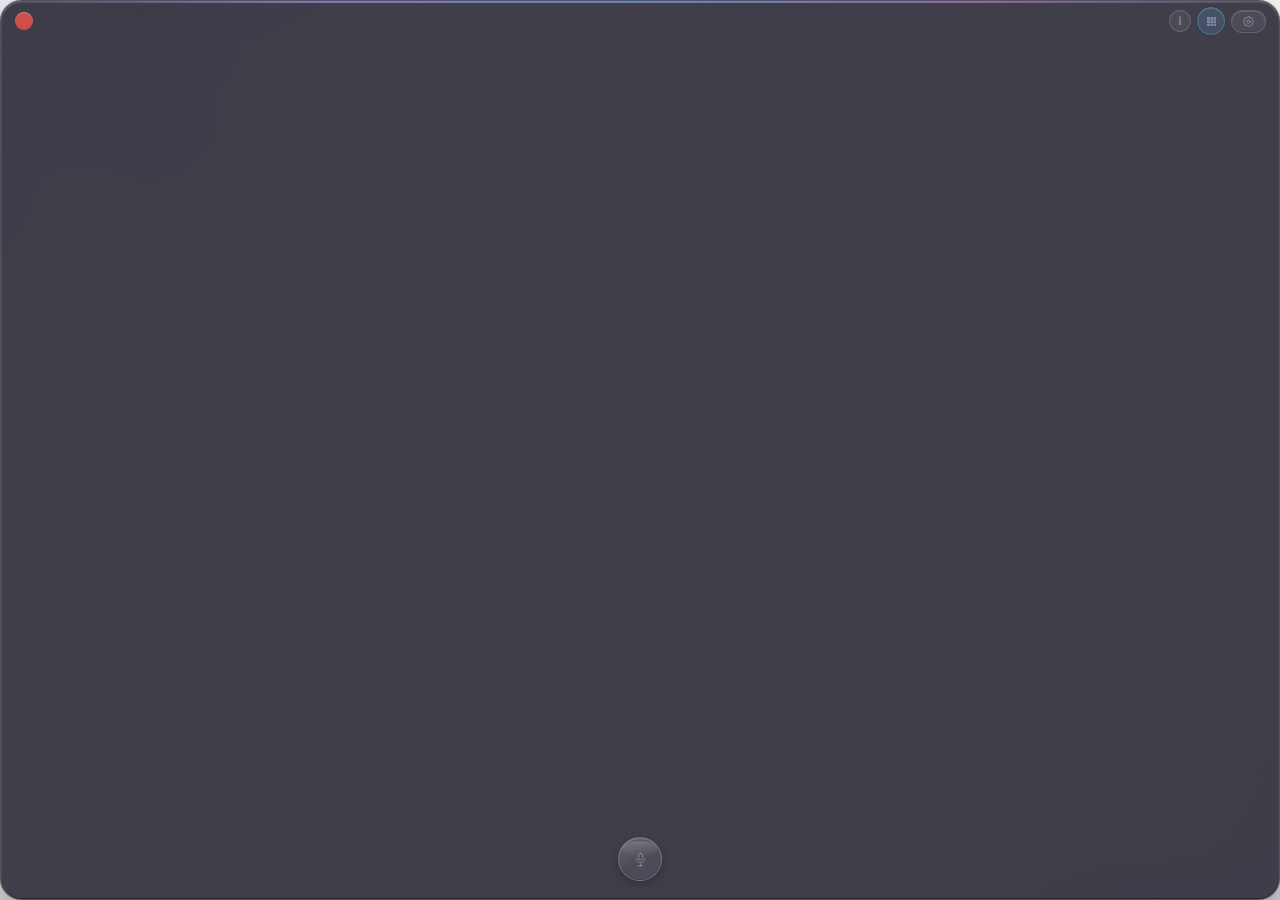
<file: ui/index.html>
<!DOCTYPE html>
<html lang="en">
<head>
  <meta charset="UTF-8" />
  <meta name="viewport" content="width=device-width, initial-scale=1.0" />
  <title>whisper note</title>
  <link rel="stylesheet" href="style.css" />
</head>
<body class="pre-open">

  <!-- Drag handle -->
  <div class="drag-region"></div>

  <!-- Ambient orbs -->
  <div class="orb orb-1"></div>
  <div class="orb orb-2"></div>
  <div class="orb orb-3"></div>

  <!-- Settings gear (top-right) -->
  <div class="top-controls">
    <button class="info-btn" id="infoBtn" title="How it works" aria-label="How it works">
      i
    </button>
    <button class="nodes-btn" id="nodesBtn" title="Favorite notes" aria-label="Open favorite notes">
      <svg viewBox="0 0 20 20" fill="currentColor" aria-hidden="true">
        <rect x="3" y="3" width="4.5" height="4.5" rx="1.1" />
        <rect x="8.25" y="3" width="4.5" height="4.5" rx="1.1" />
        <rect x="13.5" y="3" width="3.5" height="4.5" rx="1.1" />
        <rect x="3" y="8.25" width="4.5" height="4.5" rx="1.1" />
        <rect x="8.25" y="8.25" width="4.5" height="4.5" rx="1.1" />
        <rect x="13.5" y="8.25" width="3.5" height="4.5" rx="1.1" />
        <rect x="3" y="13.5" width="4.5" height="3.5" rx="1.1" />
        <rect x="8.25" y="13.5" width="4.5" height="3.5" rx="1.1" />
        <rect x="13.5" y="13.5" width="3.5" height="3.5" rx="1.1" />
      </svg>
    </button>
    <div class="help-card" id="helpCard" role="note" aria-label="Shortcuts and tips">
      <p><kbd>⌃⌘A</kbd> Start/stop recording</p>
      <p><kbd>⌃⌘Y</kbd> Favorite last note</p>
      <p><kbd>Space</kbd> Pause/resume while recording</p>
      <p><kbd>Enter</kbd> Stop and transcribe</p>
      <p class="help-tip">Tip: While paused, click the center icon in the waveform to discard.</p>
    </div>
    <button class="settings-btn" id="settingsBtn" title="Settings">
      <svg viewBox="0 0 20 20" fill="none" stroke="currentColor" stroke-width="1.5" stroke-linecap="round" stroke-linejoin="round">
        <path d="M11.49 3.17c-.38-1.56-2.6-1.56-2.98 0a1.532 1.532 0 01-2.286.948c-1.372-.836-2.942.734-2.106 2.106.54.886.061 2.042-.947 2.287-1.561.379-1.561 2.6 0 2.978a1.532 1.532 0 01.947 2.287c-.836 1.372.734 2.942 2.106 2.106a1.532 1.532 0 012.287.947c.379 1.561 2.6 1.561 2.978 0a1.533 1.533 0 012.287-.947c1.372.836 2.942-.734 2.106-2.106a1.533 1.533 0 01.947-2.287c1.561-.379 1.561-2.6 0-2.978a1.532 1.532 0 01-.947-2.287c.836-1.372-.734-2.942-2.106-2.106a1.532 1.532 0 01-2.287-.947z"/>
        <circle cx="10" cy="10" r="2.5"/>
      </svg>
    </button>
  </div>

  <!-- Main glass shell -->
  <div class="shell" id="shell">

    <button class="close-btn" id="closeBtn" title="Close">×</button>

    <!-- Transcript / history area -->
    <div class="chat-wrap" id="chatWrap">
      <div class="messages" id="messages"></div>

      <!-- Mic button row -->
      <div class="bottom-bar">
        <div class="mic-wrap" id="micWrap">
          <div class="mic-btn-wrap" id="micBtnWrap">
            <button class="mic-btn" id="micBtn" title="Record  ⌃⌘A">
              <svg class="mic-icon" viewBox="0 0 24 24" fill="none" stroke="currentColor" stroke-width="1.5" stroke-linecap="round" stroke-linejoin="round">
                <rect x="9" y="2" width="6" height="11" rx="3"/>
                <path d="M5 10a7 7 0 0 0 14 0"/>
                <line x1="12" y1="19" x2="12" y2="22"/>
                <line x1="8"  y1="22" x2="16" y2="22"/>
              </svg>
            </button>
          </div>
      </div>
    </div>

  </div>

  <!-- Settings panel -->
  <div class="settings-overlay" id="settingsOverlay" style="display:none">
    <div class="settings-panel">
      <div class="settings-header">
        <span class="settings-title">Settings</span>
        <button class="settings-close" id="settingsClose">×</button>
      </div>
      <div class="settings-body">

        <label class="settings-label">Transcriber (primary)</label>
        <div class="settings-endpoint-row">
          <input
            class="settings-input"
            id="transcriberIpInput"
            type="text"
            placeholder="IP address"
            autocomplete="off"
            spellcheck="false"
          />
          <input
            class="settings-input settings-port-input"
            id="transcriberPortInput"
            type="number"
            min="1"
            max="65535"
            placeholder="9000"
            autocomplete="off"
            spellcheck="false"
          />
        </div>
        <label class="settings-label">Primary model</label>
        <select class="settings-select" id="transcriberModelSelect">
          <option value="tiny">tiny</option>
          <option value="base">base</option>
          <option value="small">small</option>
          <option value="medium" selected>medium</option>
          <option value="large-v3">large-v3</option>
        </select>
        <p class="settings-hint">Leave empty to skip remote transcription.</p>

        <label class="settings-label" style="margin-top: 14px">Transcriber (fallback)</label>
        <div class="settings-endpoint-row">
          <input
            class="settings-input"
            id="transcriberFallbackIpInput"
            type="text"
            placeholder="IP address"
            autocomplete="off"
            spellcheck="false"
          />
          <input
            class="settings-input settings-port-input"
            id="transcriberFallbackPortInput"
            type="number"
            min="1"
            max="65535"
            placeholder="9000"
            autocomplete="off"
            spellcheck="false"
          />
        </div>
        <label class="settings-label">Fallback model</label>
        <select class="settings-select" id="transcriberFallbackModelSelect">
          <option value="tiny">tiny</option>
          <option value="base">base</option>
          <option value="small">small</option>
          <option value="medium" selected>medium</option>
          <option value="large-v3">large-v3</option>
        </select>

        <label class="settings-label settings-toggle-row" style="margin-top: 14px">
          Always on top
          <input type="checkbox" id="alwaysOnTopToggle" />
          <span class="toggle-track"><span class="toggle-thumb"></span></span>
        </label>

        <label class="settings-label settings-toggle-row" style="margin-top: 14px">
          Use hosted Whisper
          <input type="checkbox" id="useHostedWhisperToggle" />
          <span class="toggle-track"><span class="toggle-thumb"></span></span>
        </label>
        <p class="settings-hint">Try primary/fallback remote servers first.</p>

        <label class="settings-label settings-toggle-row" style="margin-top: 10px">
          Use local fallback
          <input type="checkbox" id="useLocalFallbackToggle" />
          <span class="toggle-track"><span class="toggle-thumb"></span></span>
        </label>
        <p class="settings-hint">Use on-device Whisper if hosted is off or unreachable.</p>

        <label class="settings-label" style="margin-top: 10px">Local Whisper model</label>
        <select class="settings-select" id="localWhisperModelSelect">
          <option value="tiny">tiny  (fastest)</option>
          <option value="base">base</option>
          <option value="small" selected>small  (recommended)</option>
          <option value="medium">medium</option>
          <option value="large-v3">large-v3  (best quality)</option>
        </select>
        <p class="settings-hint">Used when local fallback is active or hosted is disabled.</p>

        <label class="settings-label" style="margin-top: 14px">Language</label>
        <select class="settings-select" id="languageSelect">
          <option value="auto" selected>Auto-detect</option>
          <option value="en">English</option>
          <option value="de">German (Deutsch)</option>
        </select>
        <p class="settings-hint">Language for transcription.</p>

        <label class="settings-label" style="margin-top: 14px">History window</label>
        <select class="settings-select" id="historyWindowSelect">
          <option value="all" selected>All time</option>
          <option value="24h">Last 24 hours</option>
          <option value="7d">Last 7 days</option>
          <option value="30d">Last 30 days</option>
          <option value="90d">Last 90 days</option>
        </select>
        <p class="settings-hint">Controls how much saved history is shown on startup.</p>

      </div>
      <div class="settings-footer">
        <button class="settings-save-btn" id="settingsSave">Save</button>
      </div>
    </div>
  </div>

  <div class="nodes-overlay" id="nodesOverlay" hidden>
    <div class="nodes-backdrop" id="nodesBackdrop"></div>
    <div class="nodes-modal" id="nodesModal" role="dialog" aria-modal="true" aria-label="Favorite notes">
      <button class="nodes-close" id="nodesClose" title="Close">×</button>
      <div class="nodes-header">
        <div>
          <div class="nodes-title">Favorite notes</div>
          <div class="nodes-subtitle">Click a note to focus and edit it.</div>
        </div>
        <div class="nodes-count" id="nodesCount"></div>
      </div>
      <div class="nodes-stage">
        <div class="nodes-grid" id="nodesGrid"></div>
        <div class="nodes-focus-stage" id="nodesFocusStage"></div>
      </div>
    </div>
  </div>

  <script src="app.js"></script>
</body>
</html>
</file>
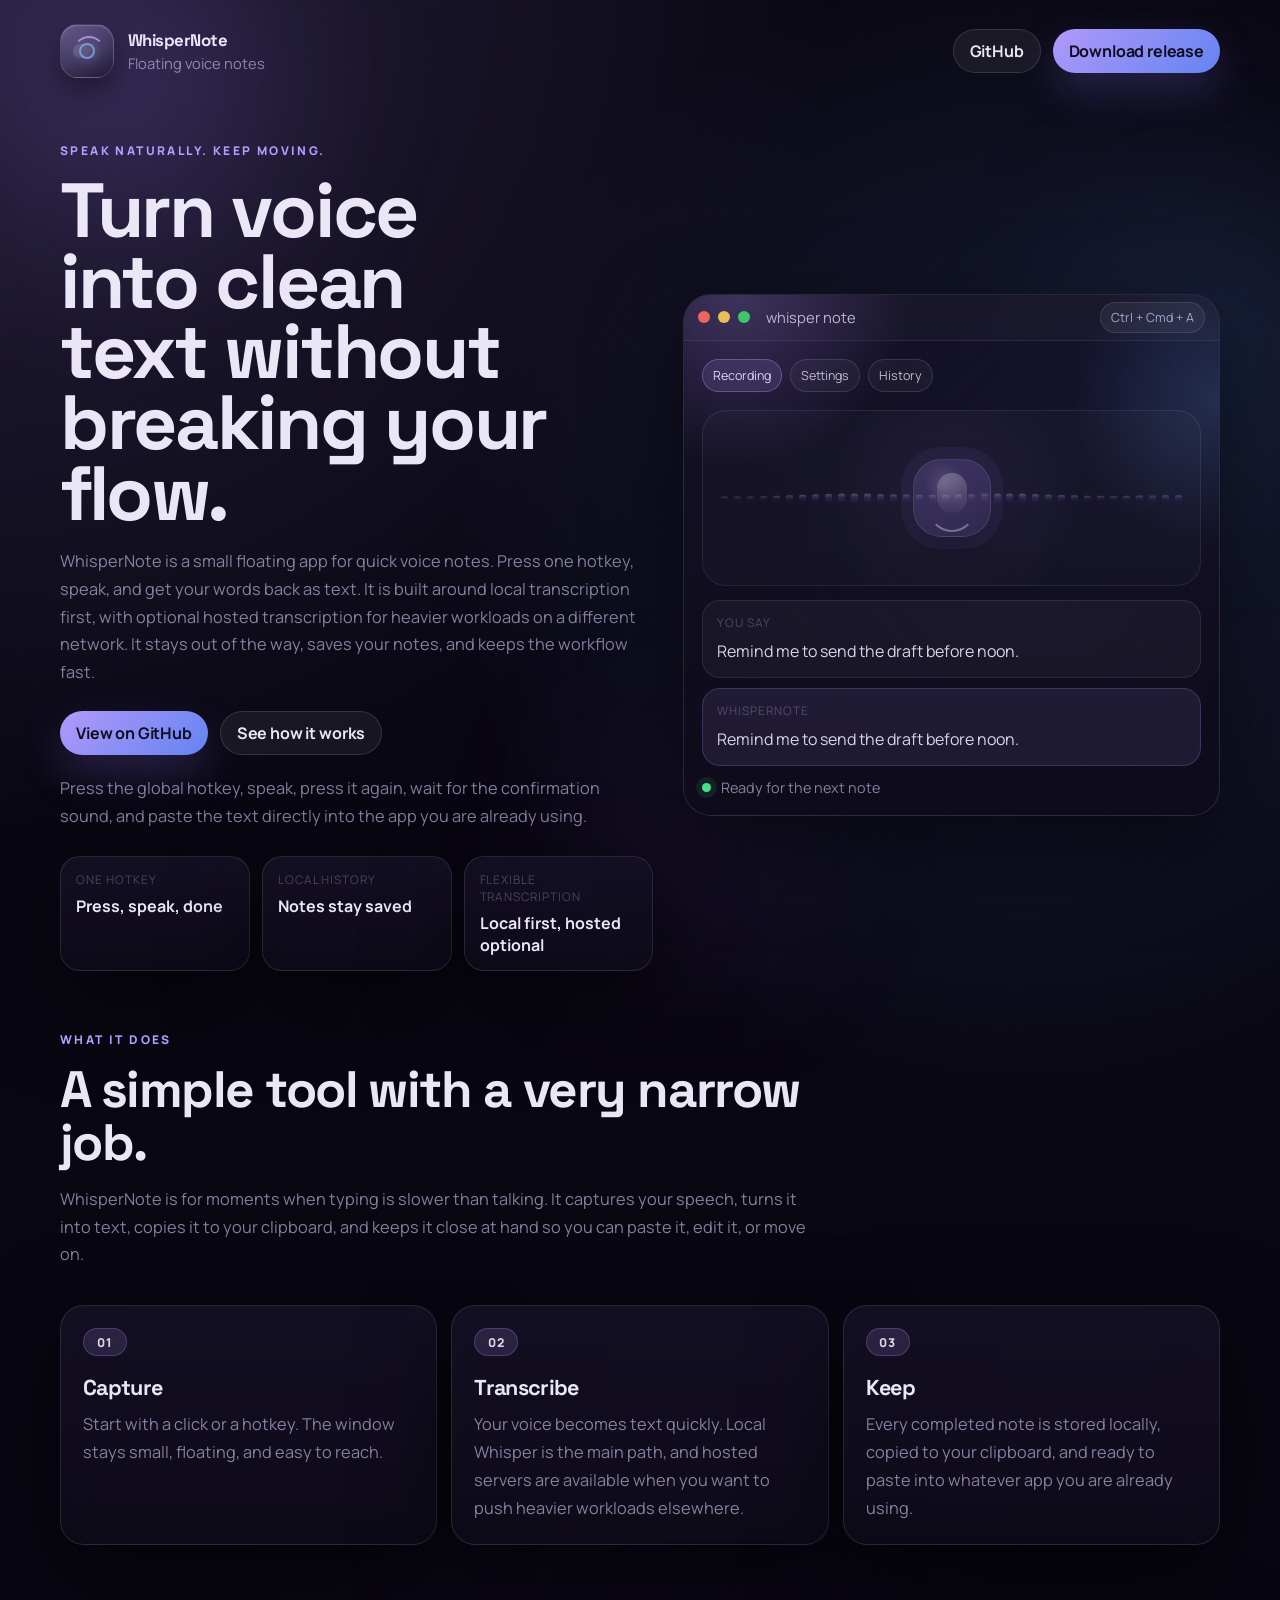
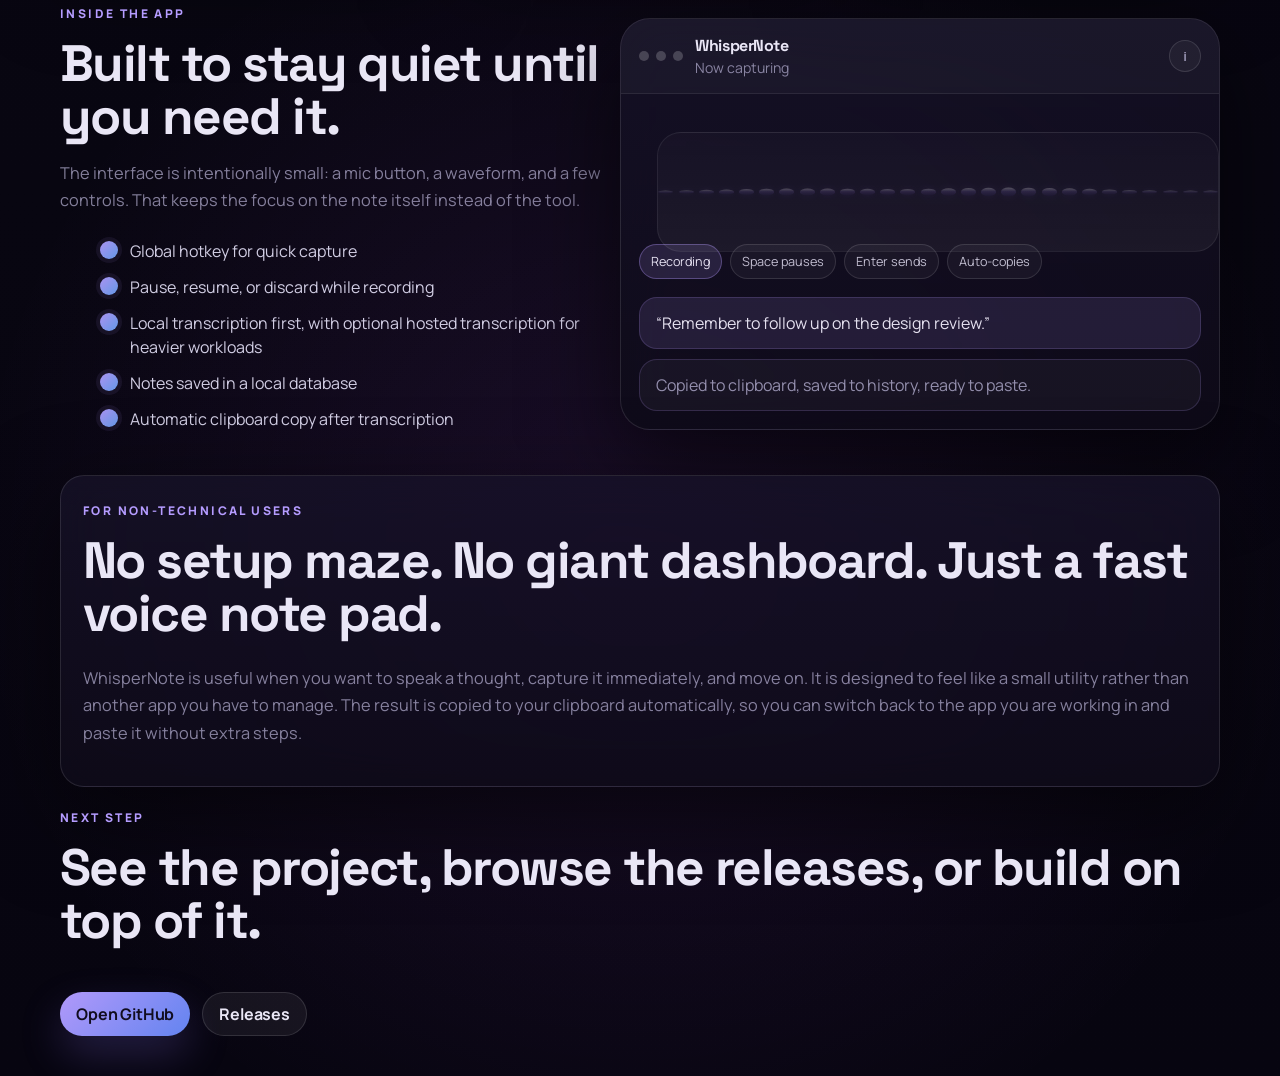
<file: website/index.html>
<!DOCTYPE html>
<html lang="en">
<head>
  <meta charset="UTF-8" />
  <meta name="viewport" content="width=device-width, initial-scale=1.0" />
  <meta name="description" content="WhisperNote is a floating voice note app that turns speech into text quickly and keeps it out of your way." />
  <title>WhisperNote</title>
  <link rel="preconnect" href="https://fonts.googleapis.com" />
  <link rel="preconnect" href="https://fonts.gstatic.com" crossorigin />
  <link href="https://fonts.googleapis.com/css2?family=Manrope:wght@400;500;600;700;800&family=Space+Grotesk:wght@500;700&display=swap" rel="stylesheet" />
  <link rel="stylesheet" href="style.css" />
</head>
<body>
  <div class="ambient ambient-a"></div>
  <div class="ambient ambient-b"></div>
  <div class="ambient ambient-c"></div>

  <header class="site-nav">
    <a class="brand" href="#top" aria-label="WhisperNote home">
      <span class="brand-mark" aria-hidden="true">
        <span class="brand-wave"></span>
      </span>
      <span class="brand-copy">
        <strong>WhisperNote</strong>
        <span>Floating voice notes</span>
      </span>
    </a>

    <nav class="nav-actions" aria-label="Primary">
      <a class="ghost-btn" href="https://github.com/7ucid7ibra/whisper-note" target="_blank" rel="noreferrer">GitHub</a>
      <a class="primary-btn" href="https://github.com/7ucid7ibra/whisper-note/releases" target="_blank" rel="noreferrer">Download release</a>
    </nav>
  </header>

  <main id="top">
    <section class="hero section reveal">
      <div class="hero-copy">
        <span class="eyebrow">Speak naturally. Keep moving.</span>
        <h1>Turn voice into clean text without breaking your flow.</h1>
        <p class="lead">
          WhisperNote is a small floating app for quick voice notes. Press one hotkey,
          speak, and get your words back as text. It is built around local transcription first,
          with optional hosted transcription for heavier workloads on a different network. It stays
          out of the way, saves your notes, and keeps the workflow fast.
        </p>

        <div class="cta-row">
          <a class="primary-btn" href="https://github.com/7ucid7ibra/whisper-note" target="_blank" rel="noreferrer">View on GitHub</a>
          <a class="ghost-btn" href="#how-it-works">See how it works</a>
        </div>

        <p class="lead lead-secondary">Press the global hotkey, speak, press it again, wait for the confirmation sound, and paste the text directly into the app you are already using.</p>


        <div class="stat-row" aria-label="Highlights">
          <div class="stat-card">
            <span class="stat-label">One hotkey</span>
            <strong>Press, speak, done</strong>
          </div>
          <div class="stat-card">
            <span class="stat-label">Local history</span>
            <strong>Notes stay saved</strong>
          </div>
          <div class="stat-card">
            <span class="stat-label">Flexible transcription</span>
            <strong>Local first, hosted optional</strong>
          </div>
        </div>
      </div>

      <div class="hero-visual">
        <div class="mock-window">
          <div class="mock-titlebar">
            <span class="traffic red"></span>
            <span class="traffic yellow"></span>
            <span class="traffic green"></span>
            <span class="mock-title">whisper note</span>
            <span class="mock-pill">Ctrl + Cmd + A</span>
          </div>

          <div class="mock-body">
            <div class="mock-toprow">
              <div class="mini-chip active">Recording</div>
              <div class="mini-chip">Settings</div>
              <div class="mini-chip">History</div>
            </div>

            <div class="mock-wave-shell" aria-label="Animated waveform preview">
              <div class="waveform waveform-hero" data-wave="hero"></div>
              <div class="wave-center">
                <span class="wave-core"></span>
              </div>
            </div>

            <div class="mock-transcripts">
              <article class="mock-bubble user">
                <span class="bubble-label">You say</span>
                <p>Remind me to send the draft before noon.</p>
              </article>
              <article class="mock-bubble note">
                <span class="bubble-label">WhisperNote</span>
                <p>Remind me to send the draft before noon.</p>
              </article>
            </div>

            <div class="mock-footer">
              <span class="status-dot"></span>
              <span>Ready for the next note</span>
            </div>
          </div>
        </div>
      </div>
    </section>

    <section class="section section-grid reveal" id="how-it-works">
      <div class="section-head">
        <span class="eyebrow">What it does</span>
        <h2>A simple tool with a very narrow job.</h2>
        <p>
          WhisperNote is for moments when typing is slower than talking. It captures your speech,
          turns it into text, copies it to your clipboard, and keeps it close at hand so you can paste it, edit it, or move on.
        </p>
      </div>

      <div class="feature-grid">
        <article class="feature-card">
          <span class="feature-index">01</span>
          <h3>Capture</h3>
          <p>Start with a click or a hotkey. The window stays small, floating, and easy to reach.</p>
        </article>
        <article class="feature-card">
          <span class="feature-index">02</span>
          <h3>Transcribe</h3>
          <p>Your voice becomes text quickly. Local Whisper is the main path, and hosted servers are available when you want to push heavier workloads elsewhere.</p>
        </article>
        <article class="feature-card">
          <span class="feature-index">03</span>
          <h3>Keep</h3>
          <p>Every completed note is stored locally, copied to your clipboard, and ready to paste into whatever app you are already using.</p>
        </article>
      </div>
    </section>

    <section class="section split-section reveal">
      <div class="split-copy">
        <span class="eyebrow">Inside the app</span>
        <h2>Built to stay quiet until you need it.</h2>
        <p>
          The interface is intentionally small: a mic button, a waveform, and a few controls.
          That keeps the focus on the note itself instead of the tool.
        </p>
        <ul class="check-list">
          <li>Global hotkey for quick capture</li>
          <li>Pause, resume, or discard while recording</li>
          <li>Local transcription first, with optional hosted transcription for heavier workloads</li>
          <li>Notes saved in a local database</li>
          <li>Automatic clipboard copy after transcription</li>
        </ul>
      </div>

      <div class="app-mockup">
        <div class="app-shell">
          <div class="app-header">
            <div class="window-dots">
              <span></span><span></span><span></span>
            </div>
            <div class="app-header-copy">
              <strong>WhisperNote</strong>
              <span>Now capturing</span>
            </div>
            <button class="mock-info" type="button">i</button>
          </div>

          <div class="app-wavebox">
            <div class="waveform waveform-app" data-wave="app"></div>
            <div class="wave-copy">
              <span class="wave-badge live">Recording</span>
              <span class="wave-badge">Space pauses</span>
              <span class="wave-badge">Enter sends</span>
              <span class="wave-badge">Auto-copies</span>
            </div>
          </div>

          <div class="app-notes">
            <div class="note-line">“Remember to follow up on the design review.”</div>
            <div class="note-line muted">Copied to clipboard, saved to history, ready to paste.</div>
          </div>
        </div>
      </div>
    </section>

    <section class="section callout reveal">
      <div>
        <span class="eyebrow">For non-technical users</span>
        <h2>No setup maze. No giant dashboard. Just a fast voice note pad.</h2>
      </div>
      <p>
        WhisperNote is useful when you want to speak a thought, capture it immediately, and move on.
        It is designed to feel like a small utility rather than another app you have to manage. The result is copied to your clipboard automatically, so you can switch back to the app you are working in and paste it without extra steps.
      </p>
    </section>
  </main>

  <footer class="footer section reveal">
    <div>
      <span class="eyebrow">Next step</span>
      <h2>See the project, browse the releases, or build on top of it.</h2>
    </div>
    <div class="cta-row footer-cta">
      <a class="primary-btn" href="https://github.com/7ucid7ibra/whisper-note" target="_blank" rel="noreferrer">Open GitHub</a>
      <a class="ghost-btn" href="https://github.com/7ucid7ibra/whisper-note/releases" target="_blank" rel="noreferrer">Releases</a>
    </div>
  </footer>

  <script src="script.js"></script>
</body>
</html>
</file>
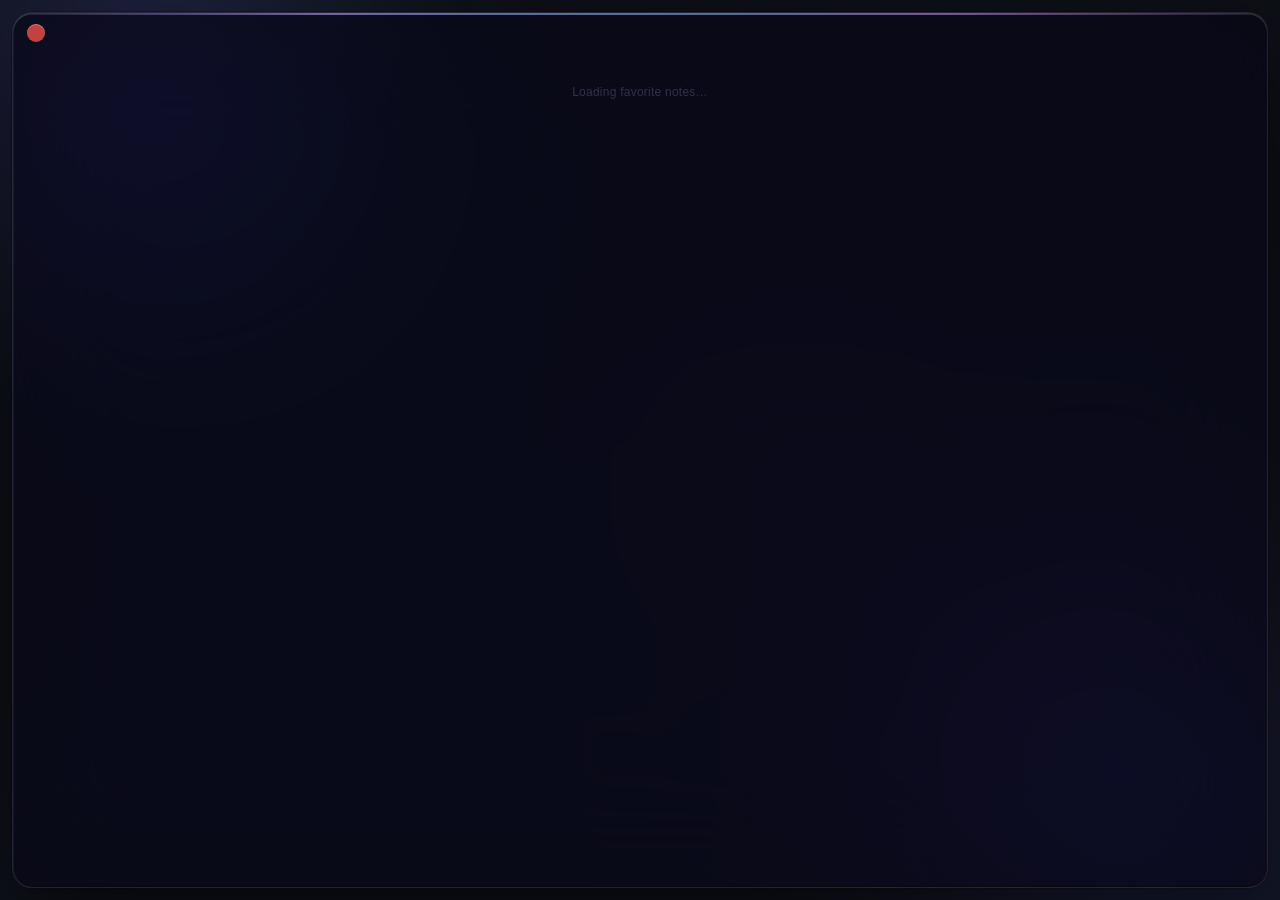
<file: ui/favorites.html>
<!DOCTYPE html>
<html lang="en">
<head>
  <meta charset="UTF-8" />
  <meta name="viewport" content="width=device-width, initial-scale=1.0" />
  <title>whisper note • favorites</title>
  <link rel="stylesheet" href="style.css" />
</head>
<body class="pre-open favorites-view">

  <!-- Drag handle -->
  <div class="drag-region"></div>

  <!-- Ambient orbs -->
  <div class="orb orb-1"></div>
  <div class="orb orb-2"></div>
  <div class="orb orb-3"></div>

  <!-- Settings gear (top-right) -->
  <div class="top-controls">
    <button class="info-btn" id="infoBtn" title="How it works" aria-label="How it works">
      i
    </button>
    <button class="nodes-btn" id="nodesBtn" title="Favorite notes" aria-label="Open favorite notes">
      <svg viewBox="0 0 20 20" fill="currentColor" aria-hidden="true">
        <rect x="3" y="3" width="4.5" height="4.5" rx="1.1" />
        <rect x="8.25" y="3" width="4.5" height="4.5" rx="1.1" />
        <rect x="13.5" y="3" width="3.5" height="4.5" rx="1.1" />
        <rect x="3" y="8.25" width="4.5" height="4.5" rx="1.1" />
        <rect x="8.25" y="8.25" width="4.5" height="4.5" rx="1.1" />
        <rect x="13.5" y="8.25" width="3.5" height="4.5" rx="1.1" />
        <rect x="3" y="13.5" width="4.5" height="3.5" rx="1.1" />
        <rect x="8.25" y="13.5" width="4.5" height="3.5" rx="1.1" />
        <rect x="13.5" y="13.5" width="3.5" height="3.5" rx="1.1" />
      </svg>
    </button>
    <div class="help-card" id="helpCard" role="note" aria-label="Shortcuts and tips">
      <p><kbd>⌃⌘A</kbd> Start/stop recording</p>
      <p><kbd>Space</kbd> Pause/resume while recording</p>
      <p><kbd>Enter</kbd> Stop and transcribe</p>
      <p class="help-tip">Tip: While paused, click the center icon in the waveform to discard.</p>
    </div>
    <button class="settings-btn" id="settingsBtn" title="Settings">
      <svg viewBox="0 0 20 20" fill="none" stroke="currentColor" stroke-width="1.5" stroke-linecap="round" stroke-linejoin="round">
        <path d="M11.49 3.17c-.38-1.56-2.6-1.56-2.98 0a1.532 1.532 0 01-2.286.948c-1.372-.836-2.942.734-2.106 2.106.54.886.061 2.042-.947 2.287-1.561.379-1.561 2.6 0 2.978a1.532 1.532 0 01.947 2.287c-.836 1.372.734 2.942 2.106 2.106a1.532 1.532 0 012.287.947c.379 1.561 2.6 1.561 2.978 0a1.533 1.533 0 012.287-.947c1.372.836 2.942-.734 2.106-2.106a1.533 1.533 0 01.947-2.287c1.561-.379 1.561-2.6 0-2.978a1.532 1.532 0 01-.947-2.287c.836-1.372-.734-2.942-2.106-2.106a1.532 1.532 0 01-2.287-.947z"/>
        <circle cx="10" cy="10" r="2.5"/>
      </svg>
    </button>
  </div>

  <!-- Main glass shell -->
  <div class="shell" id="shell">

    <button class="close-btn" id="closeBtn" title="Close">×</button>

    <!-- Transcript / history area -->
    <div class="chat-wrap" id="chatWrap">
      <div class="messages" id="messages"></div>

      <!-- Mic button row -->
      <div class="bottom-bar">
        <div class="mic-wrap" id="micWrap">
          <div class="mic-btn-wrap" id="micBtnWrap">
            <button class="mic-btn" id="micBtn" title="Record  ⌃⌘A">
              <svg class="mic-icon" viewBox="0 0 24 24" fill="none" stroke="currentColor" stroke-width="1.5" stroke-linecap="round" stroke-linejoin="round">
                <rect x="9" y="2" width="6" height="11" rx="3"/>
                <path d="M5 10a7 7 0 0 0 14 0"/>
                <line x1="12" y1="19" x2="12" y2="22"/>
                <line x1="8"  y1="22" x2="16" y2="22"/>
              </svg>
            </button>
          </div>
      </div>
    </div>

  </div>

  <!-- Settings panel -->
  <div class="settings-overlay" id="settingsOverlay" style="display:none">
    <div class="settings-panel">
      <div class="settings-header">
        <span class="settings-title">Settings</span>
        <button class="settings-close" id="settingsClose">×</button>
      </div>
      <div class="settings-body">

        <label class="settings-label">Transcriber (primary)</label>
        <div class="settings-endpoint-row">
          <input
            class="settings-input"
            id="transcriberIpInput"
            type="text"
            placeholder="IP address"
            autocomplete="off"
            spellcheck="false"
          />
          <input
            class="settings-input settings-port-input"
            id="transcriberPortInput"
            type="number"
            min="1"
            max="65535"
            placeholder="9000"
            autocomplete="off"
            spellcheck="false"
          />
        </div>
        <label class="settings-label">Primary model</label>
        <select class="settings-select" id="transcriberModelSelect">
          <option value="tiny">tiny</option>
          <option value="base">base</option>
          <option value="small">small</option>
          <option value="medium" selected>medium</option>
          <option value="large-v3">large-v3</option>
        </select>
        <p class="settings-hint">Leave empty to skip remote transcription.</p>

        <label class="settings-label" style="margin-top: 14px">Transcriber (fallback)</label>
        <div class="settings-endpoint-row">
          <input
            class="settings-input"
            id="transcriberFallbackIpInput"
            type="text"
            placeholder="IP address"
            autocomplete="off"
            spellcheck="false"
          />
          <input
            class="settings-input settings-port-input"
            id="transcriberFallbackPortInput"
            type="number"
            min="1"
            max="65535"
            placeholder="9000"
            autocomplete="off"
            spellcheck="false"
          />
        </div>
        <label class="settings-label">Fallback model</label>
        <select class="settings-select" id="transcriberFallbackModelSelect">
          <option value="tiny">tiny</option>
          <option value="base">base</option>
          <option value="small">small</option>
          <option value="medium" selected>medium</option>
          <option value="large-v3">large-v3</option>
        </select>

        <label class="settings-label settings-toggle-row" style="margin-top: 14px">
          Always on top
          <input type="checkbox" id="alwaysOnTopToggle" />
          <span class="toggle-track"><span class="toggle-thumb"></span></span>
        </label>

        <label class="settings-label settings-toggle-row" style="margin-top: 14px">
          Use hosted Whisper
          <input type="checkbox" id="useHostedWhisperToggle" />
          <span class="toggle-track"><span class="toggle-thumb"></span></span>
        </label>
        <p class="settings-hint">Try primary/fallback remote servers first.</p>

        <label class="settings-label settings-toggle-row" style="margin-top: 10px">
          Use local fallback
          <input type="checkbox" id="useLocalFallbackToggle" />
          <span class="toggle-track"><span class="toggle-thumb"></span></span>
        </label>
        <p class="settings-hint">Use on-device Whisper if hosted is off or unreachable.</p>

        <label class="settings-label" style="margin-top: 10px">Local Whisper model</label>
        <select class="settings-select" id="localWhisperModelSelect">
          <option value="tiny">tiny  (fastest)</option>
          <option value="base">base</option>
          <option value="small" selected>small  (recommended)</option>
          <option value="medium">medium</option>
          <option value="large-v3">large-v3  (best quality)</option>
        </select>
        <p class="settings-hint">Used when local fallback is active or hosted is disabled.</p>

        <label class="settings-label" style="margin-top: 14px">Language</label>
        <select class="settings-select" id="languageSelect">
          <option value="auto" selected>Auto-detect</option>
          <option value="en">English</option>
          <option value="de">German (Deutsch)</option>
        </select>
        <p class="settings-hint">Language for transcription.</p>

        <label class="settings-label" style="margin-top: 14px">History window</label>
        <select class="settings-select" id="historyWindowSelect">
          <option value="all" selected>All time</option>
          <option value="24h">Last 24 hours</option>
          <option value="7d">Last 7 days</option>
          <option value="30d">Last 30 days</option>
          <option value="90d">Last 90 days</option>
        </select>
        <p class="settings-hint">Controls how much saved history is shown on startup.</p>

      </div>
      <div class="settings-footer">
        <button class="settings-save-btn" id="settingsSave">Save</button>
      </div>
    </div>
  </div>

  <div class="nodes-overlay" id="nodesOverlay" hidden>
    <div class="nodes-backdrop" id="nodesBackdrop"></div>
    <div class="nodes-modal" id="nodesModal" role="dialog" aria-modal="true" aria-label="Favorite notes">
      <button class="nodes-close" id="nodesClose" title="Close">×</button>
      <div class="nodes-header">
        <div>
          <div class="nodes-title">Favorite notes</div>
          <div class="nodes-subtitle">Click a note to focus and edit it.</div>
        </div>
        <div class="nodes-count" id="nodesCount"></div>
      </div>
      <div class="nodes-stage">
        <div class="nodes-grid" id="nodesGrid"></div>
        <div class="nodes-focus-stage" id="nodesFocusStage"></div>
      </div>
    </div>
  </div>

  <script src="app.js"></script>
</body>
</html>
</file>
<file: ui/style.css>
/* ── Reset & base ─────────────────────────────────────────────────────────── */
*, *::before, *::after { box-sizing: border-box; margin: 0; padding: 0; }

:root {
  --glass-bg:     rgba(10, 8, 22, 0.78);
  --glass-border: rgba(255, 255, 255, 0.11);

  --atlas-cyan:   #62d4ff;
  --atlas-purple: #a46dff;
  --atlas-glow-cyan: rgba(98, 212, 255, 0.25);
  --atlas-glow-purple: rgba(164, 109, 255, 0.28);
  --atlas-gradient: linear-gradient(135deg, rgba(98,212,255,0.16), rgba(164,109,255,0.12));
  --atlas-gradient-sweep: linear-gradient(90deg,
    rgba(98,212,255,0) 0%,
    rgba(98,212,255,0.16) 18%,
    rgba(255,255,255,0.14) 50%,
    rgba(164,109,255,0.16) 72%,
    rgba(98,212,255,0) 100%);

  --accent:       #a78bfa;
  --accent-dim:   rgba(167, 139, 250, 0.18);
  --accent-glow:  rgba(167, 139, 250, 0.35);

  --text:         rgba(235, 232, 255, 0.93);
  --text-dim:     rgba(190, 185, 230, 0.50);
  --text-muted:   rgba(160, 155, 210, 0.30);

  --user-bg:      rgba(167, 139, 250, 0.13);
  --user-border:  rgba(167, 139, 250, 0.22);

  --scrollbar-w: 2px;
  font-size: 14px;
}

html, body {
  width: 100%; height: 100%;
  overflow: hidden;
  background: transparent;
  font-family: -apple-system, "SF Pro Text", "Segoe UI", sans-serif;
  color: var(--text);
  -webkit-font-smoothing: antialiased;
}

body.favorites-view {
  --favorites-card-height: clamp(240px, 34vh, 320px);
  background:
    radial-gradient(circle at 16% 14%, rgba(98, 212, 255, 0.08), transparent 28%),
    radial-gradient(circle at 84% 82%, rgba(164, 109, 255, 0.10), transparent 28%),
    linear-gradient(180deg, rgba(8, 11, 18, 0.98), rgba(10, 13, 22, 0.98));
}

body.favorites-view .top-controls,
body.favorites-view .bottom-bar,
body.favorites-view .settings-overlay,
body.favorites-view .help-card,
body.favorites-view .nodes-overlay {
  display: none !important;
}

body.favorites-view .shell {
  width: calc(100% - 24px);
  height: calc(100% - 24px);
  margin: 12px;
  border-radius: 20px;
}

body.favorites-view .close-btn {
  display: flex;
}

body.favorites-view .chat-wrap {
  padding: 34px 14px 14px;
}

body.favorites-view .messages {
  display: grid;
  grid-template-columns: repeat(auto-fit, minmax(220px, 1fr));
  grid-auto-rows: var(--favorites-card-height);
  gap: 14px;
  align-content: start;
  padding: 16px 16px 12px;
  overflow-y: auto;
  overflow-x: hidden;
}

body.favorites-view .history-empty {
  grid-column: 1 / -1;
}

body.favorites-view .favorites-grid-item {
  width: 100%;
  height: var(--favorites-card-height);
  overflow: hidden;
}

body.favorites-view .favorites-grid-item .voice-wrap {
  width: 100%;
  height: 100%;
  max-width: none;
  align-self: stretch;
}

body.favorites-view .favorites-grid-item .msg.voice {
  width: 100%;
  max-width: none;
  align-self: stretch;
  height: 100%;
  display: flex;
  flex-direction: column;
  overflow: hidden;
}

body.favorites-view .msg.voice .msg-actions {
  display: none;
}

body.favorites-view .msg.voice .favorite-btn {
  right: 10px;
  bottom: 10px;
}

/* ── Ambient orbs ─────────────────────────────────────────────────────────── */
.orb {
  position: fixed;
  border-radius: 50%;
  filter: blur(90px);
  pointer-events: none;
  z-index: 0;
  animation: drift 22s ease-in-out infinite alternate;
}
.orb-1 {
  width: 480px; height: 480px;
  background: radial-gradient(circle, rgba(120,80,255,0.30), transparent 65%);
  top: -140px; left: -100px;
  animation-duration: 22s;
}
.orb-2 {
  width: 380px; height: 380px;
  background: radial-gradient(circle, rgba(50,120,255,0.20), transparent 65%);
  bottom: -120px; right: -70px;
  animation-duration: 28s; animation-delay: -10s;
}
.orb-3 {
  width: 260px; height: 260px;
  background: radial-gradient(circle, rgba(200,80,180,0.14), transparent 65%);
  top: 38%; left: 52%;
  animation-duration: 34s; animation-delay: -18s;
}
@keyframes drift {
  0%   { transform: translate(0, 0) scale(1); }
  100% { transform: translate(28px, 18px) scale(1.10); }
}

@keyframes atlas-gradient-drift {
  0%   { background-position: 0% 50%; }
  50%  { background-position: 100% 50%; }
  100% { background-position: 0% 50%; }
}

@keyframes atlas-soft-pulse {
  0%, 100% {
    box-shadow:
      inset 0 1px 0 rgba(255,255,255,0.18),
      0 0 0 1px rgba(0,0,0,0.12),
      0 0 10px rgba(98,212,255,0.18);
  }
  50% {
    box-shadow:
      inset 0 1px 0 rgba(255,255,255,0.22),
      0 0 0 1px rgba(0,0,0,0.12),
      0 0 14px rgba(98,212,255,0.30),
      0 0 12px rgba(164,109,255,0.18);
  }
}

@keyframes atlas-led-sweep {
  0%   { background-position: 0% 50%; }
  50%  { background-position: 100% 50%; }
  100% { background-position: 0% 50%; }
}

@keyframes atlas-introspect-sweep {
  0%   { background-position: 0% 50%; }
  100% { background-position: 100% 50%; }
}

/* ── Border glow system ─────────────────────────────────────────────────── */
.shell {
  isolation: isolate;
}
.shell > * {
  position: relative;
  z-index: 1;
}
.shell.edge-glow-target::after {
  content: "";
  position: absolute;
  inset: -16px;
  border-radius: 26px;
  pointer-events: none;
  z-index: 0;
  opacity: calc(var(--glow-edge, 0) * 0.95);
  will-change: opacity, transform;
  background:
    radial-gradient(circle at var(--glow-x, 50%) var(--glow-y, 50%),
      rgba(98, 212, 255, 0.34) 0%,
      rgba(98, 212, 255, 0.16) 18%,
      rgba(164, 109, 255, 0.14) 34%,
      transparent 68%);
  filter: blur(14px) saturate(135%);
  mix-blend-mode: screen;
}
.shell.edge-glow-target::before {
  z-index: 2;
}

/* ── Drag region ──────────────────────────────────────────────────────────── */
.drag-region {
  position: fixed;
  top: 0; left: 30px; right: 0;
  height: 36px;
  -webkit-app-region: drag;
  z-index: 10;
}

/* ── Shell ────────────────────────────────────────────────────────────────── */
.shell {
  position: fixed;
  inset: 0;
  z-index: 5;
  background: var(--glass-bg);
  backdrop-filter: blur(56px) saturate(200%) brightness(1.08);
  -webkit-backdrop-filter: blur(56px) saturate(200%) brightness(1.08);
  border: 1px solid var(--glass-border);
  border-radius: 22px;
  overflow: hidden;
  box-shadow:
    inset 0 1.5px 0 rgba(255, 255, 255, 0.14),
    inset 1px 0 0 rgba(255, 255, 255, 0.06),
    inset 0 -1px 0 rgba(0, 0, 0, 0.40),
    0 40px 100px rgba(0, 0, 0, 0.60),
    0 0 0 0.5px rgba(0, 0, 0, 0.45);
  display: flex;
  flex-direction: column;
}

/* Top iridescent sheen */
.shell::before {
  content: "";
  position: absolute;
  top: 0; left: 0; right: 0;
  height: 1.5px;
  background: linear-gradient(
    90deg,
    transparent 0%,
    rgba(167, 139, 250, 0.60) 25%,
    rgba(100, 180, 255, 0.55) 50%,
    rgba(200, 130, 255, 0.50) 75%,
    transparent 100%
  );
  border-radius: 22px 22px 0 0;
  pointer-events: none;
  z-index: 1;
}

/* ── Close button ─────────────────────────────────────────────────────────── */
.close-btn {
  position: absolute;
  top: 11px; left: 14px;
  width: 18px; height: 18px;
  background: rgba(255, 85, 75, 0.75);
  border: none;
  border-radius: 50%;
  cursor: pointer;
  z-index: 20;
  font-size: 0;
  color: transparent;
  padding: 0;
  display: flex;
  align-items: center;
  justify-content: center;
  transition: background 0.2s, transform 0.15s, box-shadow 0.2s;
  -webkit-app-region: no-drag;
  box-shadow: inset 0 1px 0 rgba(255,255,255,0.30);
}
.close-btn:hover {
  background: rgba(255, 60, 48, 1);
  transform: scale(1.18);
  box-shadow: inset 0 1px 0 rgba(255,255,255,0.30), 0 0 8px rgba(255,60,48,0.50);
  font-size: 9px;
  color: rgba(100, 0, 0, 0.70);
  display: flex; align-items: center; justify-content: center;
}

/* ── Top controls (settings gear) ────────────────────────────────────────── */
.top-controls {
  position: fixed;
  top: 7px; right: 14px;
  z-index: 25;
  -webkit-app-region: no-drag;
  display: flex;
  align-items: center;
  gap: 6px;
}

.info-btn {
  width: 22px;
  height: 22px;
  border: 1px solid rgba(255, 255, 255, 0.14);
  border-radius: 50%;
  background: rgba(255, 255, 255, 0.07);
  color: var(--text-dim);
  font-size: 12px;
  font-weight: 600;
  line-height: 1;
  cursor: pointer;
  display: flex;
  align-items: center;
  justify-content: center;
  transition: background 0.2s, border-color 0.2s, color 0.2s;
}
.info-btn:hover,
.info-btn:focus-visible {
  background: rgba(255, 255, 255, 0.12);
  border-color: rgba(167, 139, 250, 0.38);
  color: var(--text);
  outline: none;
}

.help-card {
  position: fixed;
  top: 38px;
  right: 14px;
  width: min(245px, calc(100vw - 24px));
  max-width: calc(100vw - 24px);
  border-radius: 11px;
  background: rgba(10, 8, 22, 0.90);
  border: 1px solid rgba(167, 139, 250, 0.22);
  box-shadow: 0 14px 34px rgba(0, 0, 0, 0.42);
  padding: 10px 11px;
  color: var(--text-dim);
  font-size: 11px;
  line-height: 1.5;
  opacity: 0;
  transform: translateY(-4px);
  pointer-events: none;
  visibility: hidden;
  z-index: 40;
  transition: opacity 0.16s ease, transform 0.16s ease, visibility 0.16s;
}
.help-card.open {
  opacity: 1;
  transform: translateY(0);
  visibility: visible;
}
.help-card p + p {
  margin-top: 5px;
}
.help-card .help-tip {
  margin-top: 7px;
  color: var(--text-muted);
}
.help-card kbd {
  display: inline-block;
  min-width: 40px;
  padding: 1px 5px;
  border-radius: 6px;
  border: 1px solid rgba(255, 255, 255, 0.15);
  background: rgba(255, 255, 255, 0.06);
  color: var(--text);
  font-size: 10px;
  font-family: "SF Mono", "Fira Mono", monospace;
  letter-spacing: 0.02em;
}

.settings-btn {
  padding: 4px 10px;
  background: rgba(255, 255, 255, 0.07);
  border: 1px solid rgba(255, 255, 255, 0.12);
  border-radius: 20px;
  cursor: pointer;
  display: flex; align-items: center; justify-content: center;
  color: var(--text-dim);
  transition: background 0.2s, border-color 0.2s, color 0.2s;
  box-shadow: inset 0 1px 0 rgba(255,255,255,0.14), inset 0 -1px 0 rgba(0,0,0,0.10);
}
.settings-btn svg { width: 13px; height: 13px; }
.settings-btn:hover {
  background: rgba(255, 255, 255, 0.11);
  border-color: rgba(167, 139, 250, 0.35);
  color: var(--text);
}
.settings-btn.open {
  background: rgba(167, 139, 250, 0.15);
  border-color: rgba(167, 139, 250, 0.45);
  color: var(--accent);
}

.nodes-btn {
  width: 28px;
  height: 28px;
  padding: 0;
  border-radius: 50%;
  background: var(--atlas-gradient);
  background-size: 180% 180%;
  border: 1px solid rgba(98, 212, 255, 0.28);
  color: var(--text-dim);
  display: flex;
  align-items: center;
  justify-content: center;
  cursor: pointer;
  position: relative;
  overflow: hidden;
  transition: background 0.2s, border-color 0.2s, color 0.2s, transform 0.2s, box-shadow 0.2s;
  box-shadow:
    inset 0 1px 0 rgba(255,255,255,0.12),
    0 0 0 1px rgba(0,0,0,0.14);
}
.nodes-btn svg {
  width: 13px;
  height: 13px;
  position: relative;
  z-index: 1;
}
.nodes-btn:hover,
.nodes-btn:focus-visible,
.nodes-btn.open {
  background: var(--atlas-gradient);
  background-size: 180% 180%;
  animation: atlas-gradient-drift 6s ease-in-out infinite;
  border-color: rgba(98, 212, 255, 0.55);
  color: #eafcff;
  outline: none;
  transform: translateY(-0.5px);
  box-shadow:
    inset 0 1px 0 rgba(255,255,255,0.18),
    0 0 0 1px rgba(0,0,0,0.14),
    0 0 12px var(--atlas-glow-cyan),
    0 0 16px var(--atlas-glow-purple);
}

/* ── Chat / transcript area ───────────────────────────────────────────────── */
.chat-wrap {
  flex: 1;
  display: flex;
  flex-direction: column;
  padding: 36px 0 0;
  min-height: 0;
}

.messages {
  flex: 1;
  overflow-y: auto;
  overflow-x: visible;
  padding: 14px 18px 6px;
  display: flex;
  flex-direction: column;
  align-items: flex-start;
  gap: 8px;
  scroll-behavior: smooth;
}
.messages::-webkit-scrollbar { width: var(--scrollbar-w); }
.messages::-webkit-scrollbar-track { background: transparent; }
.messages::-webkit-scrollbar-thumb {
  background: rgba(167, 139, 250, 0.22);
  border-radius: 999px;
}
.messages::-webkit-scrollbar-thumb:hover { background: rgba(167, 139, 250, 0.42); }

.history-empty {
  width: 100%;
  padding: 22px 18px 8px;
  text-align: center;
  color: var(--text-muted);
  font-size: 12px;
  letter-spacing: 0.02em;
  opacity: 0.92;
}

/* ── Message bubbles ──────────────────────────────────────────────────────── */
.msg {
  max-width: 84%;
  padding: 10px 15px;
  border-radius: 18px;
  line-height: 1.62;
  font-size: 13.5px;
  word-break: break-word;
  animation: slideUp 0.22s cubic-bezier(0.22, 1, 0.36, 1);
}
@keyframes slideUp {
  from { opacity: 0; transform: translateY(8px); }
  to   { opacity: 1; transform: translateY(0); }
}

/* Voice bubble — right-aligned, glass purple */
.msg.voice {
  align-self: flex-end;
  background: linear-gradient(
    145deg,
    rgba(167, 139, 250, 0.18) 0%,
    rgba(130, 100, 230, 0.10) 100%
  );
  border: 1px solid var(--user-border);
  border-bottom-right-radius: 5px;
  color: rgba(235, 232, 255, 0.96);
  cursor: pointer;
  position: relative;
  padding: 10px 30px 20px 15px;
  box-shadow:
    inset 0 1px 0 rgba(255,255,255,0.12),
    inset 0 -1px 0 rgba(0,0,0,0.10),
    0 2px 10px rgba(0,0,0,0.18);
  transition: border-color 0.2s, box-shadow 0.2s;
}
.msg.voice:hover {
  border-color: rgba(167, 139, 250, 0.40);
  box-shadow:
    inset 0 1px 0 rgba(255,255,255,0.16),
    inset 0 -1px 0 rgba(0,0,0,0.10),
    0 2px 14px rgba(167, 139, 250, 0.18);
}

/* Pop-in animation for voice bubbles */
.msg.voice {
  animation: bubblePop 0.38s cubic-bezier(0.34, 1.56, 0.64, 1) forwards;
}
@keyframes bubblePop {
  0%   { opacity: 0; transform: scale(0.70) translateX(14px); }
  60%  { transform: scale(1.04) translateX(-2px); }
  100% { opacity: 1; transform: scale(1) translateX(0); }
}

/* Green flash on copy */
.msg.voice.bubble-copied {
  border-color: rgba(110, 235, 130, 0.65) !important;
  box-shadow:
    inset 0 1px 0 rgba(255,255,255,0.14),
    0 0 14px rgba(80, 220, 110, 0.35) !important;
  transition: none;
}

.msg.voice.favorited {
  border-color: rgba(98, 212, 255, 0.30);
  background:
    linear-gradient(145deg, rgba(98, 212, 255, 0.14) 0%, rgba(164, 109, 255, 0.10) 100%);
  box-shadow:
    inset 0 1px 0 rgba(255,255,255,0.12),
    inset 0 -1px 0 rgba(0,0,0,0.10),
    0 2px 12px rgba(98, 212, 255, 0.12),
    0 0 12px rgba(164, 109, 255, 0.08);
}
.msg.voice.favorited:hover {
  border-color: rgba(98, 212, 255, 0.44);
  box-shadow:
    inset 0 1px 0 rgba(255,255,255,0.16),
    inset 0 -1px 0 rgba(0,0,0,0.10),
    0 2px 16px rgba(98, 212, 255, 0.18),
    0 0 14px rgba(164, 109, 255, 0.10);
}

/* System / status messages */
.msg.system {
  align-self: center;
  font-size: 10px;
  letter-spacing: 0.09em;
  text-transform: uppercase;
  color: var(--text-muted);
  background: transparent;
  border: none;
  padding: 3px 0;
}

/* Transcribing indicator */
.msg.transcribing {
  align-self: flex-end;
  background: linear-gradient(
    145deg,
    rgba(167, 139, 250, 0.10) 0%,
    rgba(130, 100, 230, 0.06) 100%
  );
  border: 1px solid rgba(167, 139, 250, 0.16);
  border-bottom-right-radius: 5px;
  color: var(--text-dim);
  font-size: 12px;
  box-shadow: inset 0 1px 0 rgba(255,255,255,0.08), 0 2px 8px rgba(0,0,0,0.12);
}
.transcribe-dots {
  display: inline-flex;
  gap: 4px;
  vertical-align: middle;
  margin-right: 7px;
}
.transcribe-dots span {
  width: 4px; height: 4px;
  background: var(--accent);
  border-radius: 50%;
  animation: transcribe-bounce 1.4s ease-in-out infinite;
}
.transcribe-dots span:nth-child(2) { animation-delay: 0.20s; }
.transcribe-dots span:nth-child(3) { animation-delay: 0.40s; }
@keyframes transcribe-bounce {
  0%, 60%, 100% { transform: translateY(0);    opacity: 0.38; }
  30%            { transform: translateY(-5px); opacity: 1; }
}

/* ── Bubble wrapper + action buttons ─────────────────────────────────────── */
.msg-wrap {
  display: flex;
  align-items: flex-end;
  gap: 5px;
  width: auto;
  max-width: calc(84% + 28px);
  overflow: visible;
  position: relative;
}
.msg-wrap.voice-wrap { align-self: flex-end; flex-direction: row-reverse; }

.msg-wrap .msg {
  max-width: 100%;
  min-width: 0;
  align-self: auto;
}

.msg-actions {
  display: flex;
  flex-direction: column;
  gap: 6px;
  opacity: 0;
  visibility: hidden;
  pointer-events: none;
  transition: opacity 0.18s;
  flex-shrink: 0;
  padding-bottom: 4px;
}
.msg-wrap:hover .msg-actions {
  opacity: 1;
  visibility: visible;
  pointer-events: auto;
}

.action-btn {
  width: 18px; height: 18px;
  display: flex; align-items: center; justify-content: center;
  background: none;
  border: none;
  color: rgba(167, 139, 250, 0.28);
  cursor: pointer;
  padding: 0;
  transition: color 0.16s, filter 0.16s;
  flex-shrink: 0;
}
.action-btn svg { width: 13px; height: 13px; }
.action-btn:hover {
  color: rgba(190, 165, 255, 0.88);
  filter: drop-shadow(0 0 5px rgba(167, 139, 250, 0.45));
}

.voice-text {
  display: block;
}

.favorite-btn {
  position: absolute;
  right: 9px;
  bottom: 9px;
  width: 11px;
  height: 11px;
  padding: 0;
  border-radius: 50%;
  border: 1px solid rgba(98, 212, 255, 0.16);
  background: rgba(255, 255, 255, 0.07);
  box-shadow:
    inset 0 1px 0 rgba(255,255,255,0.12),
    inset 0 -1px 0 rgba(0,0,0,0.12),
    0 0 0 1px rgba(0,0,0,0.18);
  cursor: pointer;
  opacity: 0.82;
  transition:
    background 0.16s,
    border-color 0.16s,
    box-shadow 0.16s,
    transform 0.16s,
    opacity 0.16s;
  z-index: 2;
}
.favorite-btn:hover,
.favorite-btn:focus-visible {
  outline: none;
  transform: scale(1.08);
  opacity: 1;
  border-color: rgba(98, 212, 255, 0.45);
  background: var(--atlas-gradient);
  background-size: 180% 180%;
  animation: atlas-led-sweep 2.8s linear infinite;
  box-shadow:
    inset 0 1px 0 rgba(255,255,255,0.16),
    0 0 0 2px rgba(98, 212, 255, 0.14),
    0 0 10px rgba(98, 212, 255, 0.32),
    0 0 8px rgba(164, 109, 255, 0.18);
}
.favorite-btn.active {
  opacity: 1;
  border-color: rgba(98, 212, 255, 0.72);
  background: var(--atlas-gradient);
  background-size: 200% 200%;
  animation: atlas-led-sweep 2.8s linear infinite, atlas-soft-pulse 2.6s ease-in-out infinite;
  box-shadow:
    inset 0 1px 0 rgba(255,255,255,0.20),
    0 0 0 2px rgba(98, 212, 255, 0.14),
    0 0 12px rgba(98, 212, 255, 0.42),
    0 0 14px rgba(164, 109, 255, 0.24);
}
.favorite-btn:disabled {
  opacity: 0.22;
  cursor: default;
  transform: none;
  box-shadow:
    inset 0 1px 0 rgba(255,255,255,0.10),
    inset 0 -1px 0 rgba(0,0,0,0.12),
  0 0 0 1px rgba(0,0,0,0.18);
}

/* ── Favorites overlay ────────────────────────────────────────────────────── */
.nodes-overlay {
  position: fixed;
  inset: 0;
  z-index: 80;
  opacity: 0;
  visibility: hidden;
  pointer-events: none;
  transition: opacity 0.22s ease, visibility 0.22s ease;
}
.nodes-overlay.open {
  opacity: 1;
  visibility: visible;
  pointer-events: auto;
}
.nodes-backdrop {
  position: absolute;
  inset: 0;
  background:
    radial-gradient(circle at 20% 12%, rgba(98, 212, 255, 0.10), transparent 34%),
    radial-gradient(circle at 80% 82%, rgba(164, 109, 255, 0.10), transparent 30%),
    radial-gradient(circle at 50% 50%, rgba(255, 236, 194, 0.06), transparent 38%),
    rgba(5, 6, 14, 0.82);
  backdrop-filter: blur(18px) saturate(120%);
  -webkit-backdrop-filter: blur(18px) saturate(120%);
}
.nodes-modal {
  position: relative;
  z-index: 2;
  width: 100%;
  height: 100%;
  padding: 18px 18px 16px;
  display: flex;
  flex-direction: column;
  gap: 12px;
  background:
    radial-gradient(circle at 18% 0%, rgba(98, 212, 255, 0.08), transparent 30%),
    radial-gradient(circle at 82% 0%, rgba(164, 109, 255, 0.10), transparent 28%),
    linear-gradient(180deg, rgba(10, 13, 20, 0.92), rgba(6, 8, 14, 0.94));
  border: 1px solid rgba(98, 212, 255, 0.14);
  border-radius: 22px;
  box-shadow:
    inset 0 1px 0 rgba(255,255,255,0.08),
    0 0 0 1px rgba(0,0,0,0.18),
    0 28px 80px rgba(0,0,0,0.58),
    0 0 36px rgba(98, 212, 255, 0.05);
  overflow: hidden;
}
.nodes-modal::before {
  content: "";
  position: absolute;
  inset: 0;
  border-radius: inherit;
  padding: 1px;
  background: var(--atlas-gradient-sweep);
  background-size: 240% 100%;
  animation: atlas-introspect-sweep 4.8s linear infinite;
  opacity: 0.82;
  pointer-events: none;
  -webkit-mask:
    linear-gradient(#fff 0 0) content-box,
    linear-gradient(#fff 0 0);
  -webkit-mask-composite: xor;
          mask-composite: exclude;
}
.nodes-modal::after {
  content: "";
  position: absolute;
  inset: 1px;
  border-radius: inherit;
  pointer-events: none;
  box-shadow:
    inset 0 0 0 1px rgba(255,255,255,0.03),
    inset 0 0 42px rgba(98, 212, 255, 0.03);
}
.nodes-close {
  position: absolute;
  top: 14px;
  left: 14px;
  width: 18px;
  height: 18px;
  border: none;
  border-radius: 50%;
  background: rgba(255, 85, 75, 0.78);
  color: transparent;
  cursor: pointer;
  z-index: 3;
  padding: 0;
  display: flex;
  align-items: center;
  justify-content: center;
  box-shadow: inset 0 1px 0 rgba(255,255,255,0.28);
  transition: transform 0.16s ease, background 0.16s ease, box-shadow 0.16s ease;
}
.nodes-close:hover {
  transform: scale(1.14);
  background: rgba(255, 72, 60, 0.95);
  box-shadow: inset 0 1px 0 rgba(255,255,255,0.28), 0 0 10px rgba(255,72,60,0.42);
}
.nodes-header {
  position: relative;
  z-index: 2;
  padding: 4px 40px 0 40px;
  display: flex;
  align-items: start;
  justify-content: space-between;
  gap: 12px;
}
.nodes-title {
  font-size: 13px;
  font-weight: 600;
  letter-spacing: 0.03em;
  color: var(--text);
}
.nodes-subtitle {
  margin-top: 3px;
  color: var(--text-dim);
  font-size: 11px;
}
.nodes-count {
  color: var(--text-muted);
  font-size: 10px;
  letter-spacing: 0.12em;
  text-transform: uppercase;
  white-space: nowrap;
}
.nodes-stage {
  position: relative;
  z-index: 2;
  flex: 1;
  min-height: 0;
  overflow: hidden;
}
.nodes-grid {
  width: 100%;
  height: 100%;
  padding: 14px 6px 8px;
  display: grid;
  grid-template-columns: repeat(auto-fit, minmax(220px, 1fr));
  gap: 14px;
  align-content: start;
  overflow-y: auto;
  overflow-x: hidden;
}
.nodes-grid::-webkit-scrollbar { width: var(--scrollbar-w); }
.nodes-grid::-webkit-scrollbar-thumb {
  background: rgba(167, 139, 250, 0.20);
  border-radius: 999px;
}
.nodes-empty {
  grid-column: 1 / -1;
  padding: 18px 16px;
  border-radius: 18px;
  border: 1px dashed rgba(167, 139, 250, 0.20);
  background: rgba(167, 139, 250, 0.05);
  color: var(--text-dim);
  font-size: 12px;
  line-height: 1.6;
  text-align: center;
}
.nodes-grid-item,
.favorites-grid-item {
  width: 100%;
  height: 100%;
  animation: nodesCardIn 0.32s cubic-bezier(0.22, 1, 0.36, 1) both;
  animation-delay: var(--enter-delay, 0ms);
}
.nodes-grid-item .voice-wrap,
.favorites-grid-item .voice-wrap {
  width: 100%;
  height: 100%;
  max-width: none;
  align-self: stretch;
}
.nodes-grid-item .msg.voice,
.favorites-grid-item .msg.voice {
  min-height: 0;
}
@keyframes nodesCardIn {
  from { opacity: 0; transform: translateY(14px) scale(0.96); }
  to   { opacity: 1; transform: translateY(0) scale(1); }
}
.nodes-grid-item .msg.voice,
.favorites-grid-item .msg.voice {
  width: 100%;
  max-width: none;
  align-self: stretch;
  cursor: pointer;
  background:
    linear-gradient(145deg, rgba(16, 20, 30, 0.98), rgba(20, 26, 38, 0.96));
  border-color: rgba(98, 212, 255, 0.20);
  box-shadow:
    inset 0 1px 0 rgba(255,255,255,0.10),
    inset 0 -1px 0 rgba(0,0,0,0.16),
    0 8px 22px rgba(0,0,0,0.22),
    0 0 0 1px rgba(0,0,0,0.18);
}
body.favorites-view .favorites-grid-item .voice-text,
body.favorites-view .nodes-focus-wrap .voice-text {
  flex: 1 1 auto;
  min-height: 0;
  max-height: 100%;
  overflow-y: auto;
  overflow-x: hidden;
  overscroll-behavior: contain;
  padding-right: 2px;
}
.nodes-grid-item .msg.voice::before,
.favorites-grid-item .msg.voice::before,
.nodes-focus-wrap .msg.voice::before {
  content: "";
  position: absolute;
  inset: 0;
  padding: 1px;
  border-radius: inherit;
  background: var(--atlas-gradient-sweep);
  background-size: 240% 100%;
  animation: atlas-introspect-sweep 4.8s linear infinite;
  opacity: 0.45;
  pointer-events: none;
  -webkit-mask:
    linear-gradient(#fff 0 0) content-box,
    linear-gradient(#fff 0 0);
  -webkit-mask-composite: xor;
          mask-composite: exclude;
}
.nodes-grid-item-dimmed {
  opacity: 0.18;
  transform: scale(0.985);
  pointer-events: none;
}
.nodes-focus-stage {
  position: fixed;
  inset: 0;
  z-index: 4;
  pointer-events: none;
}
.nodes-focus-wrap {
  position: fixed;
  margin: 0;
  display: block;
  z-index: 6;
  pointer-events: auto;
  height: var(--favorites-card-height);
  width: min(640px, calc(100vw - 66px));
  box-shadow: 0 0 0 1px rgba(0,0,0,0.16);
  transition:
    left 0.32s cubic-bezier(0.22, 1, 0.36, 1),
    top 0.32s cubic-bezier(0.22, 1, 0.36, 1),
    width 0.32s cubic-bezier(0.22, 1, 0.36, 1),
    opacity 0.20s ease,
    transform 0.32s cubic-bezier(0.22, 1, 0.36, 1);
}
.nodes-focus-wrap.is-focused {
  left: 50% !important;
  top: 50% !important;
  width: min(640px, calc(100vw - 66px)) !important;
  transform: translate(-50%, -50%) scale(1.01);
  filter: drop-shadow(0 0 28px rgba(98, 212, 255, 0.14))
          drop-shadow(0 0 22px rgba(164, 109, 255, 0.12));
}
.nodes-focus-wrap .msg.voice {
  width: 100%;
  max-width: none;
  min-width: 0;
  height: 100%;
  display: flex;
  flex-direction: column;
  overflow: hidden;
  cursor: text;
  background:
    linear-gradient(145deg, rgba(15, 19, 28, 0.98), rgba(22, 28, 40, 0.98));
  border-color: rgba(98, 212, 255, 0.26);
}
.nodes-focus-wrap .msg-actions {
  display: none;
}
.nodes-focus-wrap .favorite-btn {
  right: 10px;
  bottom: 10px;
}

/* ── Inline edit UI ──────────────────────────────────────────────────────── */
.msg-edit-textarea {
  display: block;
  width: 100%;
  background: transparent;
  border: none;
  outline: none;
  color: var(--text);
  font-size: inherit;
  font-family: inherit;
  line-height: 1.55;
  resize: none;
  padding: 0;
  overflow: hidden;
  min-height: 1.55em;
}
body.favorites-view .favorites-grid-item .msg.voice.editing .msg-edit-textarea,
body.favorites-view .nodes-focus-wrap .msg.voice.editing .msg-edit-textarea {
  flex: 1 1 auto;
  min-height: 0;
  max-height: 100%;
  overflow-y: auto;
  overflow-x: hidden;
}
.msg-edit-btns {
  display: flex;
  gap: 6px;
  justify-content: flex-end;
  margin-top: 8px;
}
.msg-edit-save,
.msg-edit-cancel {
  padding: 4px 13px;
  border-radius: 7px;
  font-size: 11px;
  font-weight: 600;
  letter-spacing: 0.03em;
  cursor: pointer;
  transition: background 0.15s, border-color 0.15s;
}
.msg-edit-save {
  background: linear-gradient(150deg, rgba(167,139,250,0.28) 0%, rgba(120,90,220,0.18) 100%);
  border: 1px solid rgba(167, 139, 250, 0.38);
  color: var(--accent);
  box-shadow: inset 0 1px 0 rgba(255,255,255,0.14);
}
.msg-edit-save:hover {
  background: linear-gradient(150deg, rgba(167,139,250,0.40) 0%, rgba(120,90,220,0.28) 100%);
  border-color: rgba(167,139,250,0.55);
}
.msg-edit-cancel {
  background: rgba(255,255,255,0.06);
  border: 1px solid rgba(255,255,255,0.10);
  color: var(--text-dim);
}
.msg-edit-cancel:hover { background: rgba(255,255,255,0.10); }

/* ── Bottom bar ───────────────────────────────────────────────────────────── */
.bottom-bar {
  display: flex;
  flex-direction: column;
  align-items: center;
  gap: 6px;
  padding: 10px 16px 18px;
}

/* Mic button wrapper — holds the canvas when recording */
.mic-wrap {
  position: relative;
  width: 100%;
  min-height: 44px;
}

/* Thin wrapper around the button so its translate animation is independent
   of the hover/active scale transforms on the button itself */
.mic-btn-wrap {
  position: absolute;
  top: 0;
  left: 50%;
  transform: translateX(-50%);
  transition: left 0.30s cubic-bezier(0.4, 0, 0.2, 1),
              transform 0.30s cubic-bezier(0.4, 0, 0.2, 1);
}
.mic-wrap.is-recording .mic-btn-wrap {
  left: 0;
  transform: translateX(0);
}

/* ── Mic button ───────────────────────────────────────────────────────────── */
.mic-btn {
  width: 44px; height: 44px;
  background: linear-gradient(
    150deg,
    rgba(255,255,255,0.20) 0%,
    rgba(255,255,255,0.07) 55%,
    rgba(180,160,255,0.10) 100%
  );
  border: 1px solid rgba(255, 255, 255, 0.18);
  border-radius: 50%;
  cursor: pointer;
  display: flex; align-items: center; justify-content: center;
  position: relative;
  overflow: hidden;
  transition: transform 0.18s cubic-bezier(0.34,1.56,0.64,1), box-shadow 0.2s, border-color 0.2s;
  box-shadow:
    inset 0 1px 0 rgba(255,255,255,0.16),
    inset 0 -1px 0 rgba(0,0,0,0.14),
    0 3px 10px rgba(0,0,0,0.22);
  -webkit-backdrop-filter: blur(12px);
  -webkit-app-region: no-drag;
}
.mic-btn::before {
  content: "";
  position: absolute;
  top: 3px; left: 4px; right: 4px;
  height: 38%;
  background: linear-gradient(to bottom, rgba(255,255,255,0.16), transparent);
  border-radius: 50% 50% 38% 38%;
  pointer-events: none;
}
.mic-btn:hover {
  transform: scale(1.08);
  border-color: rgba(255, 255, 255, 0.28);
  box-shadow:
    inset 0 1.5px 0 rgba(255,255,255,0.40),
    inset 0 -1.5px 0 rgba(0,0,0,0.14),
    0 6px 20px rgba(167,139,250,0.22),
    0 3px 12px rgba(0,0,0,0.22);
}
.mic-btn:active { transform: scale(0.94); }

.mic-btn.recording {
  background: linear-gradient(
    150deg,
    rgba(255,100,100,0.28) 0%,
    rgba(220,50,50,0.14) 100%
  );
  border-color: rgba(255, 90, 80, 0.45);
  animation: pulse-rec 1.2s ease-in-out infinite;
  box-shadow:
    inset 0 1.5px 0 rgba(255,200,200,0.30),
    inset 0 -1.5px 0 rgba(0,0,0,0.14),
    0 0 0 0 rgba(239,68,68,0.40);
}

.mic-btn.pre-favorite {
  border-color: rgba(255, 200, 50, 0.7);
  box-shadow:
    inset 0 1.5px 0 rgba(255,220,150,0.30),
    inset 0 -1.5px 0 rgba(0,0,0,0.14),
    0 0 8px rgba(255,180,50,0.35);
}
.mic-btn.pre-favorite::after {
  content: "🔖";
  position: absolute;
  top: -18px;
  left: 50%;
  transform: translateX(-50%);
  font-size: 14px;
  animation: bounce 0.6s ease-in-out infinite;
}
@keyframes bounce {
  0%, 100% { transform: translateX(-50%) translateY(0); }
  50% { transform: translateX(-50%) translateY(-4px); }
}
@keyframes pulse-rec {
  0%, 100% { box-shadow:
    inset 0 1.5px 0 rgba(255,200,200,0.30),
    inset 0 -1.5px 0 rgba(0,0,0,0.14),
    0 0 0 0 rgba(239,68,68,0.40); }
  50% { box-shadow:
    inset 0 1.5px 0 rgba(255,200,200,0.30),
    inset 0 -1.5px 0 rgba(0,0,0,0.14),
    0 0 0 9px rgba(239,68,68,0); }
}

.mic-btn.paused {
  background: linear-gradient(
    150deg,
    rgba(255, 200, 70, 0.22) 0%,
    rgba(220, 155, 30, 0.10) 100%
  );
  border-color: rgba(255, 190, 55, 0.42);
  animation: none;
  box-shadow:
    inset 0 1.5px 0 rgba(255,240,160,0.22),
    inset 0 -1.5px 0 rgba(0,0,0,0.14),
    0 0 14px rgba(255,190,55,0.16);
}

.mic-icon {
  width: 15px; height: 19px;
  position: relative;
  z-index: 1;
  color: var(--text-dim);
  transition: color 0.2s;
}
.mic-btn:hover .mic-icon   { color: var(--text); }
.mic-btn.recording .mic-icon { color: rgba(255, 80, 70, 0.95); }
.mic-btn.paused .mic-icon    { color: rgba(255, 200, 70, 0.90); }

/* ── Waveform canvas ──────────────────────────────────────────────────────── */
.waveform-canvas {
  position: absolute;
  left: 52px;   /* 44px button + 8px gap */
  right: 0;
  top: 3px;     /* (44 - 38) / 2 */
  height: 38px;
  border-radius: 19px;
  background: rgba(167, 139, 250, 0.04);
  border: 1px solid rgba(167, 139, 250, 0.18);
  box-shadow:
    inset 0 1px 0 rgba(255, 255, 255, 0.10),
    inset 0 -1px 0 rgba(0, 0, 0, 0.08),
    0 0 18px rgba(167, 139, 250, 0.08);
  animation: canvas-appear 0.30s cubic-bezier(0.4, 0, 0.2, 1) forwards;
}
@keyframes canvas-appear {
  from { opacity: 0; transform: translateX(10px); }
  to   { opacity: 1; transform: translateX(0);    }
}
.waveform-canvas.discarding {
  animation: waveform-discard 140ms ease forwards;
}
@keyframes waveform-discard {
  from { opacity: 1; transform: scale(1);    }
  to   { opacity: 0; transform: scale(0.97); }
}

/* ── Settings panel ───────────────────────────────────────────────────────── */
.settings-overlay {
  position: fixed;
  inset: 0;
  z-index: 50;
  display: flex;
  align-items: flex-start;
  justify-content: flex-end;
  padding: 48px 14px 0;
  pointer-events: none;
}
.settings-overlay[style*="flex"] { pointer-events: auto; }

.settings-panel {
  width: 240px;
  max-height: calc(100vh - 62px);
  display: flex;
  flex-direction: column;
  background: rgba(10, 7, 24, 0.82);
  backdrop-filter: blur(52px) saturate(1.6);
  -webkit-backdrop-filter: blur(52px) saturate(1.6);
  border: 1px solid rgba(167, 139, 250, 0.18);
  border-radius: 16px;
  box-shadow:
    0 20px 60px rgba(0,0,0,0.50),
    inset 0 1px 0 rgba(255,255,255,0.12);
  overflow: hidden;
  animation: dropIn 0.18s cubic-bezier(0.34,1.4,0.64,1);
}
@keyframes dropIn {
  from { opacity: 0; transform: translateY(-8px) scale(0.97); }
  to   { opacity: 1; transform: translateY(0)    scale(1); }
}

.settings-header {
  display: flex;
  align-items: center;
  justify-content: space-between;
  padding: 13px 16px 10px;
  border-bottom: 1px solid rgba(255,255,255,0.07);
}
.settings-title {
  font-size: 11px;
  font-weight: 600;
  letter-spacing: 0.10em;
  text-transform: uppercase;
  color: var(--text-dim);
}
.settings-close {
  width: 20px; height: 20px;
  background: rgba(255,255,255,0.07);
  border: 1px solid rgba(255,255,255,0.10);
  border-radius: 50%;
  color: var(--text-dim);
  font-size: 13px;
  cursor: pointer;
  display: flex; align-items: center; justify-content: center;
  line-height: 1;
  transition: background 0.15s, color 0.15s;
}
.settings-close:hover { background: rgba(255,80,70,0.20); color: rgba(255,130,120,0.90); }

.settings-body {
  padding: 14px 16px;
  display: flex;
  flex-direction: column;
  gap: 6px;
  overflow-x: hidden;
  overflow-y: auto;
  flex: 1;
  min-height: 0;
  /* Firefox */
  scrollbar-width: thin;
  scrollbar-color: rgba(167,139,250,0.25) transparent;
}
/* WebKit — used by pywebview */
.settings-body::-webkit-scrollbar {
  width: 3px;
}
.settings-body::-webkit-scrollbar-track {
  background: transparent;
}
.settings-body::-webkit-scrollbar-thumb {
  background: rgba(167,139,250,0.30);
  border-radius: 999px;
}
.settings-body::-webkit-scrollbar-thumb:hover {
  background: rgba(167,139,250,0.55);
}
.settings-label {
  font-size: 10px;
  font-weight: 600;
  letter-spacing: 0.09em;
  text-transform: uppercase;
  color: var(--text-dim);
}

.settings-endpoint-row {
  display: flex;
  gap: 8px;
  align-items: center;
  margin-bottom: 6px;
}
.settings-endpoint-row .settings-input {
  flex: 1;
}
.settings-port-input {
  flex: 0 0 60px !important;
}
.settings-select {
  width: 100%;
  background: rgba(255,255,255,0.06);
  border: 1px solid rgba(255,255,255,0.11);
  border-radius: 10px;
  padding: 8px 11px;
  color: var(--text);
  font-size: 12px;
  font-family: inherit;
  outline: none;
  cursor: pointer;
  transition: border-color 0.2s, background 0.2s;
}
.settings-select:focus {
  border-color: rgba(167,139,250,0.45);
  background: rgba(255,255,255,0.09);
}

.settings-hint {
  font-size: 10px;
  color: var(--text-muted);
  line-height: 1.5;
  margin-top: 2px;
}

/* Toggle switch */
.settings-toggle-row {
  display: flex;
  align-items: center;
  justify-content: space-between;
  cursor: pointer;
  user-select: none;
}
.settings-toggle-row input[type="checkbox"] {
  display: none;
}
.toggle-track {
  position: relative;
  width: 34px;
  height: 19px;
  background: rgba(255,255,255,0.12);
  border-radius: 999px;
  border: 1px solid rgba(255,255,255,0.15);
  flex-shrink: 0;
  transition: background 0.2s, border-color 0.2s;
}
.toggle-thumb {
  position: absolute;
  top: 2px;
  left: 2px;
  width: 13px;
  height: 13px;
  border-radius: 50%;
  background: rgba(255,255,255,0.5);
  transition: transform 0.2s, background 0.2s;
}
.settings-toggle-row input:checked + .toggle-track {
  background: rgba(139,92,246,0.55);
  border-color: rgba(139,92,246,0.6);
}
.settings-toggle-row input:checked + .toggle-track .toggle-thumb {
  transform: translateX(15px);
  background: #fff;
}

.settings-footer {
  padding: 10px 16px 14px;
  border-top: 1px solid rgba(255,255,255,0.07);
}
.settings-save-btn {
  width: 100%;
  padding: 8px;
  background: linear-gradient(150deg, rgba(167,139,250,0.26) 0%, rgba(120,90,220,0.16) 100%);
  border: 1px solid rgba(167,139,250,0.35);
  border-radius: 10px;
  color: var(--accent);
  font-size: 12px;
  font-weight: 600;
  letter-spacing: 0.04em;
  cursor: pointer;
  transition: background 0.15s, border-color 0.15s;
  box-shadow: inset 0 1px 0 rgba(255,255,255,0.14);
}
.settings-save-btn:hover {
  background: linear-gradient(150deg, rgba(167,139,250,0.38) 0%, rgba(120,90,220,0.26) 100%);
  border-color: rgba(167,139,250,0.52);
}

/* ── Window open animation ────────────────────────────────────────────────── */
@keyframes windowOpen {
  0%   { opacity: 0;   transform: scale(0.90); filter: blur(10px); }
  55%  { opacity: 1;   transform: scale(1.02); filter: blur(0px);  }
  100% { opacity: 1;   transform: scale(1);    filter: blur(0px);  }
}
body.pre-open {
  opacity: 0;
  transform: scale(0.90);
  filter: blur(10px);
  transform-origin: center center;
}
body.opening {
  animation: windowOpen 360ms cubic-bezier(0.34, 1.2, 0.64, 1) forwards;
  transform-origin: center center;
}

/* ── Window close animation ───────────────────────────────────────────────── */
@keyframes windowClose {
  0%   { opacity: 1;    transform: scale(1);    filter: blur(0px); }
  60%  { opacity: 0.85; transform: scale(0.96); filter: blur(0px); }
  100% { opacity: 0;    transform: scale(0.88); filter: blur(4px); }
}
body.closing {
  animation: windowClose 200ms cubic-bezier(0.4, 0, 1, 1) forwards;
  pointer-events: none;
  transform-origin: center center;
}

/* ── Drag and drop ─────────────────────────────────────────────────────────── */
body.drag-over .shell {
  outline: 3px dashed var(--accent);
  outline-offset: -3px;
}

body.drag-over::before {
  content: "Drop audio file";
  position: fixed;
  inset: 0;
  display: flex;
  align-items: center;
  justify-content: center;
  background: rgba(10, 8, 22, 0.85);
  backdrop-filter: blur(8px);
  font-size: 18px;
  font-weight: 500;
  color: var(--accent);
  z-index: 1000;
  pointer-events: none;
  animation: fadeIn 150ms ease;
}

@keyframes fadeIn {
  from { opacity: 0; }
  to { opacity: 1; }
}
</file>
<file: website/style.css>
:root {
  --bg: #070510;
  --bg-2: #0d0a18;
  --panel: rgba(18, 14, 34, 0.76);
  --panel-strong: rgba(19, 15, 35, 0.90);
  --panel-border: rgba(255, 255, 255, 0.11);
  --text: rgba(242, 239, 255, 0.96);
  --muted: rgba(190, 184, 220, 0.68);
  --faint: rgba(162, 156, 200, 0.38);
  --accent: #b59cff;
  --accent-2: #8bc4ff;
  --accent-3: #7c5cff;
  --glow: rgba(167, 139, 250, 0.24);
  --shadow: 0 30px 90px rgba(0, 0, 0, 0.55);
}

* { box-sizing: border-box; }
html {
  scroll-behavior: smooth;
  background: var(--bg);
}
body {
  margin: 0;
  color: var(--text);
  background:
    radial-gradient(circle at top left, rgba(167, 139, 250, 0.18), transparent 28%),
    radial-gradient(circle at 80% 20%, rgba(99, 149, 255, 0.16), transparent 24%),
    radial-gradient(circle at 50% 80%, rgba(197, 89, 255, 0.10), transparent 30%),
    linear-gradient(180deg, #0a0813 0%, #070510 100%);
  font-family: "Manrope", "SF Pro Text", "Segoe UI", sans-serif;
  overflow-x: hidden;
}

a {
  color: inherit;
  text-decoration: none;
}
button,
a {
  -webkit-tap-highlight-color: transparent;
}

.ambient {
  position: fixed;
  border-radius: 50%;
  filter: blur(90px);
  pointer-events: none;
  z-index: 0;
  animation: drift 24s ease-in-out infinite alternate;
}
.ambient-a {
  top: -120px; left: -80px;
  width: 420px; height: 420px;
  background: radial-gradient(circle, rgba(165, 120, 255, 0.30), transparent 62%);
}
.ambient-b {
  right: -110px; top: 18%;
  width: 360px; height: 360px;
  background: radial-gradient(circle, rgba(92, 162, 255, 0.22), transparent 62%);
  animation-delay: -10s;
}
.ambient-c {
  left: 42%; bottom: -100px;
  width: 300px; height: 300px;
  background: radial-gradient(circle, rgba(203, 88, 255, 0.16), transparent 62%);
  animation-delay: -18s;
}
@keyframes drift {
  from { transform: translate3d(0, 0, 0) scale(1); }
  to   { transform: translate3d(30px, 24px, 0) scale(1.12); }
}

.site-nav,
.section,
.footer {
  position: relative;
  z-index: 1;
  width: min(1160px, calc(100vw - 32px));
  margin: 0 auto;
}

.site-nav {
  display: flex;
  align-items: center;
  justify-content: space-between;
  padding: 24px 0;
}
.brand {
  display: inline-flex;
  align-items: center;
  gap: 14px;
}
.brand-mark {
  width: 54px;
  height: 54px;
  border-radius: 18px;
  background:
    linear-gradient(145deg, rgba(255,255,255,0.18), rgba(255,255,255,0.03)),
    linear-gradient(160deg, rgba(69, 54, 117, 0.92), rgba(22, 18, 43, 0.96));
  border: 1px solid rgba(255,255,255,0.12);
  box-shadow: inset 0 1px 0 rgba(255,255,255,0.16), 0 12px 24px rgba(0,0,0,0.35);
  display: grid;
  place-items: center;
  position: relative;
}
.brand-mark::after {
  content: "";
  position: absolute;
  inset: 8px;
  border-radius: 14px;
  background: radial-gradient(circle at 50% 50%, rgba(183, 157, 255, 0.10), transparent 60%);
}
.brand-wave {
  width: 28px;
  height: 14px;
  border-radius: 999px;
  position: relative;
  background: linear-gradient(90deg, rgba(255,255,255,0.16), rgba(255,255,255,0.04));
  box-shadow: 0 0 20px rgba(167, 139, 250, 0.30);
}
.brand-wave::before,
.brand-wave::after {
  content: "";
  position: absolute;
  left: 0;
  right: 0;
  margin: auto;
  border-radius: 999px;
}
.brand-wave::before {
  top: -8px;
  width: 100%;
  height: 28px;
  border: 2px solid rgba(196, 174, 255, 0.72);
  border-left-color: transparent;
  border-right-color: transparent;
  border-bottom-color: transparent;
}
.brand-wave::after {
  bottom: -1px;
  width: 12px;
  height: 12px;
  border: 2px solid rgba(134, 190, 255, 0.72);
  border-radius: 50%;
  opacity: 0.9;
}
.brand-copy {
  display: flex;
  flex-direction: column;
  gap: 2px;
}
.brand-copy strong,
.hero h1,
.section h2,
.footer h2,
.feature-card h3,
.app-header-copy strong {
  font-family: "Space Grotesk", "Manrope", sans-serif;
  letter-spacing: -0.03em;
}
.brand-copy strong {
  font-size: 1.05rem;
}
.brand-copy span {
  color: var(--muted);
  font-size: 0.92rem;
}
.nav-actions,
.cta-row {
  display: flex;
  align-items: center;
  gap: 12px;
  flex-wrap: wrap;
}
.primary-btn,
.ghost-btn {
  min-height: 44px;
  padding: 0 16px;
  border-radius: 999px;
  display: inline-flex;
  align-items: center;
  justify-content: center;
  font-weight: 700;
  letter-spacing: -0.01em;
  transition: transform 180ms ease, background 180ms ease, border-color 180ms ease, box-shadow 180ms ease;
}
.primary-btn {
  background: linear-gradient(135deg, rgba(181, 156, 255, 0.98), rgba(105, 140, 255, 0.94));
  color: #110d1f;
  box-shadow: 0 18px 40px rgba(123, 102, 220, 0.25);
}
.primary-btn:hover,
.ghost-btn:hover {
  transform: translateY(-1px);
}
.ghost-btn {
  background: rgba(255,255,255,0.06);
  border: 1px solid rgba(255,255,255,0.12);
  color: var(--text);
}
.ghost-btn:hover {
  background: rgba(255,255,255,0.09);
  border-color: rgba(181, 156, 255, 0.30);
}

.section {
  padding: 28px 0;
}
.hero {
  display: grid;
  grid-template-columns: minmax(0, 1.05fr) minmax(420px, 0.95fr);
  gap: 30px;
  padding-top: 36px;
  align-items: center;
}
.hero-copy,
.hero-visual,
.split-copy,
.app-mockup,
.section-head,
.callout,
.footer {
  position: relative;
}
.eyebrow {
  display: inline-flex;
  align-items: center;
  gap: 8px;
  color: var(--accent);
  text-transform: uppercase;
  letter-spacing: 0.20em;
  font-size: 0.75rem;
  font-weight: 800;
  margin-bottom: 16px;
}
.hero h1 {
  font-size: clamp(3rem, 6vw, 5.4rem);
  line-height: 0.92;
  margin: 0;
  max-width: 10ch;
}
.lead,
.section-head p,
.split-copy p,
.callout p,
.feature-card p {
  color: var(--muted);
  line-height: 1.7;
  font-size: 1.02rem;
}
.hero .lead {
  margin: 20px 0 0;
  max-width: 60ch;
}
.cta-row {
  margin-top: 24px;
}
.stat-row {
  display: grid;
  grid-template-columns: repeat(3, minmax(0, 1fr));
  gap: 12px;
  margin-top: 26px;
}
.stat-card,
.feature-card,
.callout,
.mock-window,
.app-shell {
  background: linear-gradient(180deg, rgba(22,18,38,0.82), rgba(14, 11, 24, 0.90));
  border: 1px solid var(--panel-border);
  box-shadow: var(--shadow);
  backdrop-filter: blur(24px) saturate(170%);
  -webkit-backdrop-filter: blur(24px) saturate(170%);
}
.stat-card {
  border-radius: 20px;
  padding: 14px 15px;
  min-height: 92px;
}
.stat-label,
.bubble-label {
  display: block;
  color: var(--faint);
  font-size: 0.74rem;
  letter-spacing: 0.08em;
  text-transform: uppercase;
  margin-bottom: 8px;
}
.stat-card strong {
  display: block;
  font-size: 1rem;
  line-height: 1.35;
}

.mock-window {
  border-radius: 28px;
  overflow: hidden;
  position: relative;
  transform: translateZ(0);
}
.mock-window::before {
  content: "";
  position: absolute;
  inset: 0;
  background:
    radial-gradient(circle at 10% 0%, rgba(180, 140, 255, 0.24), transparent 24%),
    radial-gradient(circle at 100% 20%, rgba(110, 170, 255, 0.18), transparent 22%);
  pointer-events: none;
}
.mock-titlebar {
  height: 46px;
  display: flex;
  align-items: center;
  gap: 8px;
  padding: 0 14px;
  border-bottom: 1px solid rgba(255,255,255,0.08);
  background: rgba(255,255,255,0.02);
}
.traffic {
  width: 12px;
  height: 12px;
  border-radius: 50%;
  opacity: 0.9;
}
.red { background: #ff6d5e; }
.yellow { background: #ffcf5c; }
.green { background: #40d96d; }
.mock-title {
  margin-left: 8px;
  font-size: 0.92rem;
  color: rgba(240, 236, 255, 0.76);
  text-transform: lowercase;
}
.mock-pill {
  margin-left: auto;
  font-size: 0.78rem;
  color: rgba(220, 213, 255, 0.74);
  background: rgba(255,255,255,0.06);
  border: 1px solid rgba(255,255,255,0.10);
  padding: 6px 10px;
  border-radius: 999px;
}
.mock-body {
  padding: 18px;
}
.mock-toprow {
  display: flex;
  gap: 8px;
  flex-wrap: wrap;
}
.mini-chip,
.wave-badge,
.mock-info {
  border-radius: 999px;
  border: 1px solid rgba(255,255,255,0.12);
  background: rgba(255,255,255,0.04);
  color: rgba(240,236,255,0.78);
}
.mini-chip {
  font-size: 0.78rem;
  padding: 7px 10px;
}
.mini-chip.active,
.wave-badge.live {
  background: rgba(181, 156, 255, 0.14);
  border-color: rgba(181, 156, 255, 0.34);
  color: rgba(244, 240, 255, 0.92);
}
.mock-wave-shell {
  position: relative;
  margin-top: 18px;
  min-height: 176px;
  border-radius: 24px;
  background:
    linear-gradient(180deg, rgba(255,255,255,0.02), rgba(255,255,255,0.02)),
    radial-gradient(circle at 50% 50%, rgba(167, 139, 250, 0.08), transparent 48%);
  border: 1px solid rgba(255,255,255,0.08);
  overflow: hidden;
}
.waveform {
  position: absolute;
  inset: 20px 18px 20px 18px;
  display: grid;
  grid-template-columns: repeat(var(--bars, 36), minmax(0, 1fr));
  gap: 6px;
  align-items: center;
}
.wavebar {
  height: 16px;
  border-radius: 999px;
  background: linear-gradient(180deg, rgba(255,255,255,0.42), rgba(167, 139, 250, 0.22) 45%, rgba(98, 74, 194, 0.10));
  box-shadow: 0 0 12px rgba(167, 139, 250, 0.12);
  transform-origin: center;
  transform: scaleY(var(--scale, 0.45));
  transition: transform 120ms linear;
}
.waveform-hero .wavebar {
  animation: glowPulse 2.8s ease-in-out infinite;
}
.wave-center {
  position: absolute;
  inset: 0;
  display: grid;
  place-items: center;
  pointer-events: none;
}
.wave-core {
  width: 78px;
  height: 78px;
  border-radius: 28px;
  background:
    radial-gradient(circle at 40% 30%, rgba(255,255,255,0.12), transparent 30%),
    linear-gradient(160deg, rgba(167, 139, 250, 0.22), rgba(70, 56, 108, 0.48));
  border: 1px solid rgba(255,255,255,0.09);
  box-shadow: 0 0 0 12px rgba(167, 139, 250, 0.06), 0 20px 40px rgba(0,0,0,0.28);
  position: relative;
}
.wave-core::before,
.wave-core::after {
  content: "";
  position: absolute;
  inset: 0;
  margin: auto;
}
.wave-core::before {
  width: 30px;
  height: 40px;
  border-radius: 999px;
  background: linear-gradient(180deg, rgba(255,255,255,0.22), rgba(255,255,255,0.04));
  top: -10px;
}
.wave-core::after {
  width: 44px;
  height: 44px;
  top: 20px;
  border: 2px solid rgba(225, 214, 255, 0.40);
  border-top-color: transparent;
  border-left-color: transparent;
  border-right-color: transparent;
  border-radius: 50%;
}
.mock-transcripts {
  display: grid;
  gap: 10px;
  margin-top: 14px;
}
.mock-bubble {
  border-radius: 18px;
  padding: 13px 14px;
  border: 1px solid rgba(255,255,255,0.09);
}
.mock-bubble p {
  margin: 0;
  line-height: 1.55;
  color: rgba(242,239,255,0.88);
}
.mock-bubble.user {
  background: rgba(255,255,255,0.04);
}
.mock-bubble.note {
  background: rgba(181, 156, 255, 0.10);
  border-color: rgba(181, 156, 255, 0.20);
}
.mock-footer {
  margin-top: 12px;
  display: inline-flex;
  align-items: center;
  gap: 10px;
  color: var(--muted);
  font-size: 0.90rem;
}
.status-dot {
  width: 9px;
  height: 9px;
  border-radius: 50%;
  background: #47e08a;
  box-shadow: 0 0 0 6px rgba(71, 224, 138, 0.10);
}

.section-grid {
  display: grid;
  gap: 20px;
}
.section-head,
.callout,
.footer {
  border-radius: 28px;
}
.section-head {
  max-width: 760px;
}
.section h2,
.footer h2 {
  margin: 0;
  font-size: clamp(2rem, 4vw, 3.25rem);
  line-height: 1.03;
}
.section-head p,
.split-copy p,
.callout p,
.footer p {
  margin-top: 16px;
}
.feature-grid {
  display: grid;
  grid-template-columns: repeat(3, minmax(0, 1fr));
  gap: 14px;
}
.feature-card,
.callout {
  border-radius: 24px;
  padding: 22px;
}
.feature-index {
  display: inline-flex;
  align-items: center;
  justify-content: center;
  min-width: 44px;
  min-height: 28px;
  border-radius: 999px;
  background: rgba(181, 156, 255, 0.14);
  color: rgba(244, 240, 255, 0.88);
  border: 1px solid rgba(181, 156, 255, 0.24);
  font-size: 0.76rem;
  font-weight: 800;
  letter-spacing: 0.08em;
}
.feature-card h3 {
  margin: 18px 0 10px;
  font-size: 1.35rem;
}
.feature-card p {
  margin: 0;
}

.split-section {
  display: grid;
  grid-template-columns: minmax(0, 0.95fr) minmax(350px, 1.05fr);
  gap: 18px;
  align-items: center;
}
.check-list {
  list-style: none;
  display: grid;
  gap: 12px;
  margin-top: 24px;
}
.check-list li {
  position: relative;
  padding-left: 30px;
  color: rgba(236, 232, 255, 0.88);
  line-height: 1.5;
}
.check-list li::before {
  content: "";
  position: absolute;
  left: 0;
  top: 2px;
  width: 18px;
  height: 18px;
  border-radius: 50%;
  background: linear-gradient(135deg, rgba(181, 156, 255, 0.94), rgba(110, 169, 255, 0.90));
  box-shadow: 0 0 0 4px rgba(181, 156, 255, 0.08);
}
.app-shell {
  border-radius: 30px;
  overflow: hidden;
  position: relative;
}
.app-header {
  display: flex;
  align-items: center;
  gap: 12px;
  padding: 16px 18px;
  border-bottom: 1px solid rgba(255,255,255,0.08);
  background: rgba(255,255,255,0.03);
}
.window-dots {
  display: inline-flex;
  gap: 7px;
}
.window-dots span {
  width: 10px;
  height: 10px;
  border-radius: 50%;
  background: rgba(255,255,255,0.20);
}
.app-header-copy {
  display: flex;
  flex-direction: column;
  gap: 2px;
}
.app-header-copy span {
  color: var(--muted);
  font-size: 0.88rem;
}
.mock-info {
  width: 32px;
  height: 32px;
  margin-left: auto;
  font-weight: 800;
  color: var(--muted);
}
.mock-info:hover {
  background: rgba(255,255,255,0.08);
}
.app-wavebox {
  padding: 18px;
}
.waveform-app {
  position: relative;
  display: grid;
  grid-template-columns: repeat(var(--bars, 28), minmax(0, 1fr));
  gap: 5px;
  min-height: 120px;
  border-radius: 24px;
  background: linear-gradient(180deg, rgba(255,255,255,0.02), rgba(255,255,255,0.05));
  border: 1px solid rgba(255,255,255,0.07);
  overflow: hidden;
}
.wave-copy {
  display: flex;
  flex-wrap: wrap;
  gap: 8px;
  margin-top: 12px;
}
.wave-badge {
  padding: 8px 11px;
  font-size: 0.79rem;
}
.app-notes {
  display: grid;
  gap: 10px;
  padding: 0 18px 18px;
}
.note-line {
  padding: 14px 16px;
  border-radius: 18px;
  background: rgba(181, 156, 255, 0.12);
  border: 1px solid rgba(181, 156, 255, 0.18);
  color: rgba(245, 241, 255, 0.92);
}
.note-line.muted {
  background: rgba(255,255,255,0.04);
  color: rgba(196, 190, 226, 0.72);
}

.callout {
  display: grid;
  gap: 8px;
}
.footer {
  padding: 18px 0 40px;
  display: flex;
  align-items: end;
  justify-content: space-between;
  gap: 20px;
  flex-wrap: wrap;
}
.footer-cta {
  justify-content: flex-end;
}

.reveal {
  opacity: 0;
  transform: translateY(14px);
  transition: opacity 700ms ease, transform 700ms ease;
}
.reveal.visible {
  opacity: 1;
  transform: translateY(0);
}

@keyframes glowPulse {
  0%, 100% { filter: saturate(1); }
  50% { filter: saturate(1.18); }
}

@media (max-width: 1080px) {
  .hero,
  .split-section {
    grid-template-columns: 1fr;
  }
  .hero h1 {
    max-width: 12ch;
  }
  .feature-grid,
  .stat-row {
    grid-template-columns: 1fr;
  }
  .site-nav,
  .footer {
    align-items: flex-start;
    flex-direction: column;
  }
}

@media (max-width: 640px) {
  .site-nav,
  .section,
  .footer {
    width: min(100vw - 18px, 1160px);
  }
  .hero {
    padding-top: 12px;
  }
  .hero h1 {
    font-size: clamp(2.45rem, 13vw, 4rem);
  }
  .mock-window,
  .app-shell,
  .callout,
  .feature-card {
    border-radius: 22px;
  }
  .mock-pill {
    display: none;
  }
}
</file>
